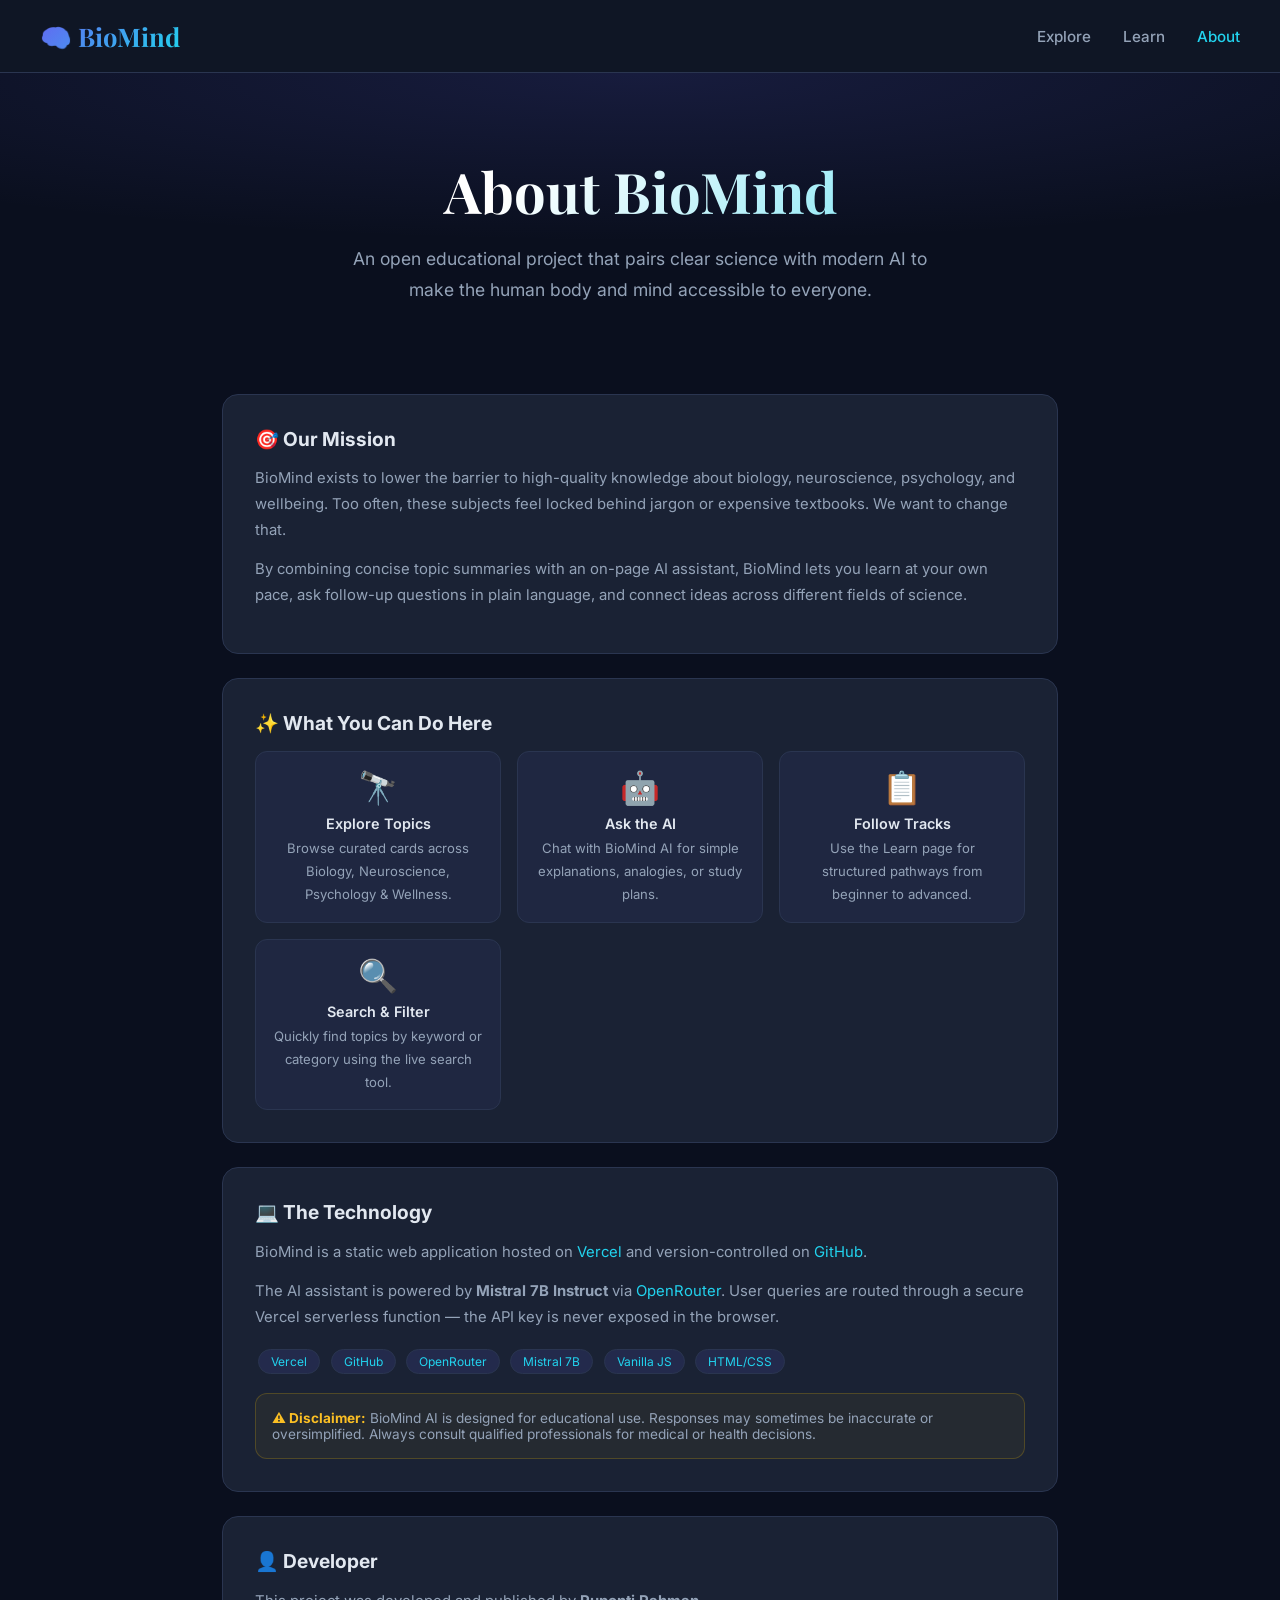
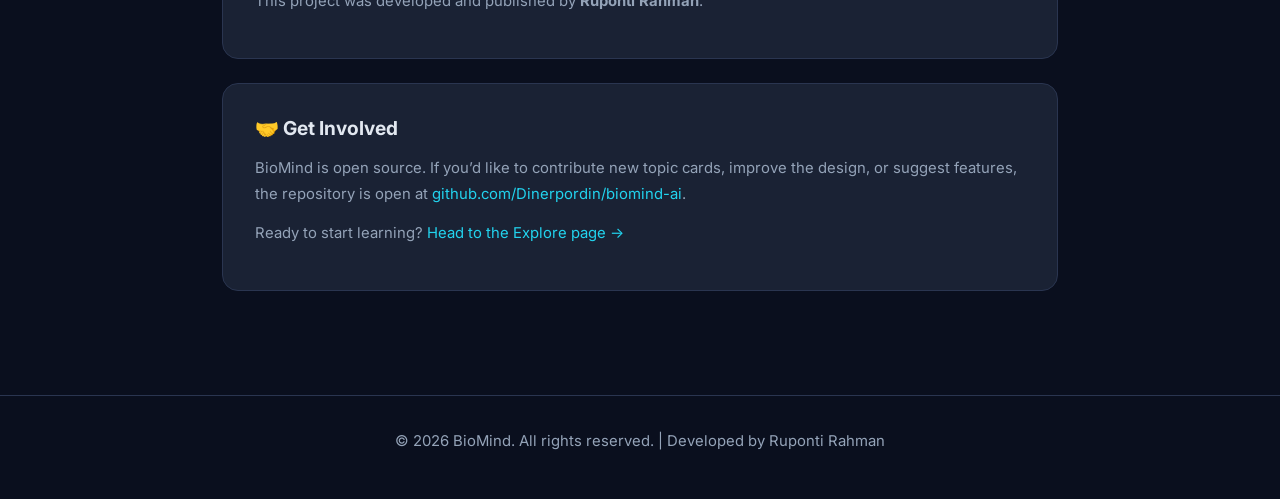
<file: about.html>
<!DOCTYPE html>
<html lang="en">
<head>
  <meta charset="UTF-8" />
  <meta name="viewport" content="width=device-width, initial-scale=1.0" />
  <title>About - BioMind</title>
  <link rel="preconnect" href="https://fonts.googleapis.com">
  <link href="https://fonts.googleapis.com/css2?family=Inter:wght@300;400;500;600;700&family=Playfair+Display:wght@700&display=swap" rel="stylesheet">
  <script defer src="https://cdn.vercel-insights.com/v1/script.js"></script>
  <style>
    :root{--bg:#0a0f1e;--surface:#111827;--card:#1a2234;--border:#2a3550;--accent:#6366f1;--accent2:#22d3ee;--text:#e2e8f0;--muted:#94a3b8;--radius:16px}
    *{box-sizing:border-box;margin:0;padding:0}
    body{font-family:'Inter',sans-serif;background:var(--bg);color:var(--text);min-height:100vh}
    nav{display:flex;align-items:center;flex-wrap:wrap;gap:.5rem 1rem;padding:1.2rem 2.5rem;background:rgba(17,24,39,0.85);backdrop-filter:blur(12px);border-bottom:1px solid var(--border);position:sticky;top:0;z-index:100}
    .logo{font-family:'Playfair Display',serif;font-size:1.6rem;font-weight:700;background:linear-gradient(135deg,var(--accent),var(--accent2));-webkit-background-clip:text;-webkit-text-fill-color:transparent;background-clip:text;text-decoration:none}
    .nav-toggle{display:none;margin-left:auto;align-items:center;justify-content:center;width:44px;height:44px;padding:0;border:1px solid var(--border);border-radius:12px;background:var(--surface);color:var(--text);font-size:1.25rem;line-height:1;cursor:pointer;transition:border-color .2s,background .2s}
    .nav-toggle:hover{border-color:var(--accent);background:var(--card)}
    .nav-toggle:focus-visible{outline:2px solid var(--accent2);outline-offset:3px}
    .nav-toggle[aria-expanded="true"]{border-color:var(--accent);background:var(--card)}
    nav .nav-links{list-style:none;display:flex;gap:2rem;margin:0;padding:0;margin-left:auto;align-items:center}
    nav .nav-links a{text-decoration:none;color:var(--muted);font-weight:500;font-size:.95rem;transition:color .2s}
    nav .nav-links a:focus-visible{outline:2px solid var(--accent2);outline-offset:3px;border-radius:2px}
    nav .nav-links a:hover,nav .nav-links a.active{color:var(--accent2)}
    .hero{text-align:center;padding:5rem 1rem 3rem;background:radial-gradient(ellipse 80% 60% at 50% 0%,rgba(99,102,241,.15),transparent)}
    .hero h1{font-family:'Playfair Display',serif;font-size:clamp(2.2rem,5vw,3.5rem);margin-bottom:1rem;background:linear-gradient(135deg,#fff 40%,var(--accent2));-webkit-background-clip:text;-webkit-text-fill-color:transparent;background-clip:text}
    .hero p{color:var(--muted);font-size:1.1rem;max-width:620px;margin:0 auto}
    .wrap{max-width:900px;margin:0 auto;padding:2.5rem 2rem 5rem}
    .card{background:var(--card);border:1px solid var(--border);border-radius:var(--radius);padding:2rem;margin-bottom:1.5rem}
    h2{font-size:1.2rem;margin-bottom:.9rem;color:var(--text)}
    p{font-size:.93rem;line-height:1.75;color:var(--muted);margin-bottom:.8rem}
    .tag{display:inline-block;padding:.25rem .75rem;border-radius:999px;border:1px solid var(--border);font-size:.75rem;color:var(--accent2);background:rgba(99,102,241,.12);margin:.2rem}
    .feature-grid{display:grid;grid-template-columns:repeat(auto-fit,minmax(200px,1fr));gap:1rem;margin-top:1rem}
    .feature{background:rgba(99,102,241,.07);border:1px solid var(--border);border-radius:12px;padding:1rem;text-align:center}
    .feature-icon{font-size:2rem;margin-bottom:.5rem}
    .feature h3{font-size:.9rem;font-weight:600;margin-bottom:.3rem}
    .feature p{font-size:.82rem;color:var(--muted);margin:0}
    .disclaimer{background:rgba(255,200,0,.05);border:1px solid rgba(255,200,0,.2);border-radius:12px;padding:1rem;font-size:.85rem;color:var(--muted);margin-top:1rem}
    .disclaimer strong{color:#fbbf24}
    a.link{color:var(--accent2);text-decoration:none}
    a.link:hover{text-decoration:underline}
    footer{text-align:center;padding:2rem;color:var(--muted);font-size:.85rem;border-top:1px solid var(--border)}
    @media(max-width:900px){nav{padding:1rem 1.2rem}.wrap{padding:1.5rem 1.2rem 4rem}}
    @media(max-width:768px){.nav-toggle{display:flex}nav .nav-links{display:none;flex-direction:column;align-items:stretch;width:100%;flex-basis:100%;gap:0;padding:.5rem 0 0;margin-left:0;margin-top:.75rem;border-top:1px solid var(--border)}nav.nav-open .nav-links{display:flex}nav .nav-links li{border-bottom:1px solid rgba(255,255,255,.06)}nav .nav-links li:last-child{border-bottom:none}nav .nav-links a{display:block;padding:.85rem 0}}
  </style>
</head>
<body>

  <nav id="site-nav">
    <a href="index.html" class="logo">🧠 BioMind</a>
    <button type="button" class="nav-toggle" id="nav-toggle" aria-expanded="false" aria-controls="primary-navigation" aria-label="Open menu">
      <span aria-hidden="true">☰</span>
    </button>
    <ul id="primary-navigation" class="nav-links">
      <li><a href="explore.html">Explore</a></li>
      <li><a href="learn.html">Learn</a></li>
      <li><a href="about.html" class="active">About</a></li>
    </ul>
  </nav>

  <header class="hero">
    <h1>About BioMind</h1>
    <p>An open educational project that pairs clear science with modern AI to make the human body and mind accessible to everyone.</p>
  </header>

  <main class="wrap">
    <section class="card">
      <h2>🎯 Our Mission</h2>
      <p>BioMind exists to lower the barrier to high-quality knowledge about biology, neuroscience, psychology, and wellbeing. Too often, these subjects feel locked behind jargon or expensive textbooks. We want to change that.</p>
      <p>By combining concise topic summaries with an on-page AI assistant, BioMind lets you learn at your own pace, ask follow-up questions in plain language, and connect ideas across different fields of science.</p>
    </section>

    <section class="card">
      <h2>✨ What You Can Do Here</h2>
      <div class="feature-grid">
        <div class="feature">
          <div class="feature-icon">🔭</div>
          <h3>Explore Topics</h3>
          <p>Browse curated cards across Biology, Neuroscience, Psychology & Wellness.</p>
        </div>
        <div class="feature">
          <div class="feature-icon">🤖</div>
          <h3>Ask the AI</h3>
          <p>Chat with BioMind AI for simple explanations, analogies, or study plans.</p>
        </div>
        <div class="feature">
          <div class="feature-icon">📋</div>
          <h3>Follow Tracks</h3>
          <p>Use the Learn page for structured pathways from beginner to advanced.</p>
        </div>
        <div class="feature">
          <div class="feature-icon">🔍</div>
          <h3>Search & Filter</h3>
          <p>Quickly find topics by keyword or category using the live search tool.</p>
        </div>
      </div>
    </section>

    <section class="card">
      <h2>💻 The Technology</h2>
      <p>BioMind is a static web application hosted on <a href="https://vercel.com" class="link">Vercel</a> and version-controlled on <a href="https://github.com/Dinerpordin/biomind-ai" class="link">GitHub</a>.</p>
      <p>The AI assistant is powered by <strong>Mistral 7B Instruct</strong> via <a href="https://openrouter.ai" class="link">OpenRouter</a>. User queries are routed through a secure Vercel serverless function — the API key is never exposed in the browser.</p>
      <div style="margin-top: 1rem;">
        <span class="tag">Vercel</span> <span class="tag">GitHub</span> <span class="tag">OpenRouter</span> <span class="tag">Mistral 7B</span> <span class="tag">Vanilla JS</span> <span class="tag">HTML/CSS</span>
      </div>
      <div class="disclaimer">
        <strong>⚠️ Disclaimer:</strong> BioMind AI is designed for educational use. Responses may sometimes be inaccurate or oversimplified. Always consult qualified professionals for medical or health decisions.
      </div>
    </section>

    <section class="card">
      <h2>👤 Developer</h2>
      <p>This project was developed and published by <strong>Ruponti Rahman</strong>.</p>
    </section>

    <section class="card">
      <h2>🤝 Get Involved</h2>
      <p>BioMind is open source. If you’d like to contribute new topic cards, improve the design, or suggest features, the repository is open at <a href="https://github.com/Dinerpordin/biomind-ai" class="link">github.com/Dinerpordin/biomind-ai</a>.</p>
      <p>Ready to start learning? <a href="explore.html" class="link">Head to the Explore page →</a></p>
    </section>
  </main>

  <footer>
    <p>© 2026 BioMind. All rights reserved. | Developed by Ruponti Rahman</p>
  </footer>

<script>
(function () {
  var nav = document.getElementById('site-nav');
  var btn = document.getElementById('nav-toggle');
  var links = document.getElementById('primary-navigation');
  if (!nav || !btn || !links) return;
  function setOpen(open) {
    nav.classList.toggle('nav-open', open);
    btn.setAttribute('aria-expanded', open ? 'true' : 'false');
    btn.setAttribute('aria-label', open ? 'Close menu' : 'Open menu');
  }
  function closeMenu() { setOpen(false); }
  btn.addEventListener('click', function () {
    setOpen(!nav.classList.contains('nav-open'));
  });
  links.addEventListener('click', function (e) {
    if (e.target.closest('a')) closeMenu();
  });
  document.addEventListener('keydown', function (e) {
    if (e.key === 'Escape') closeMenu();
  });
})();
</script>
</body>
</html>
</file>
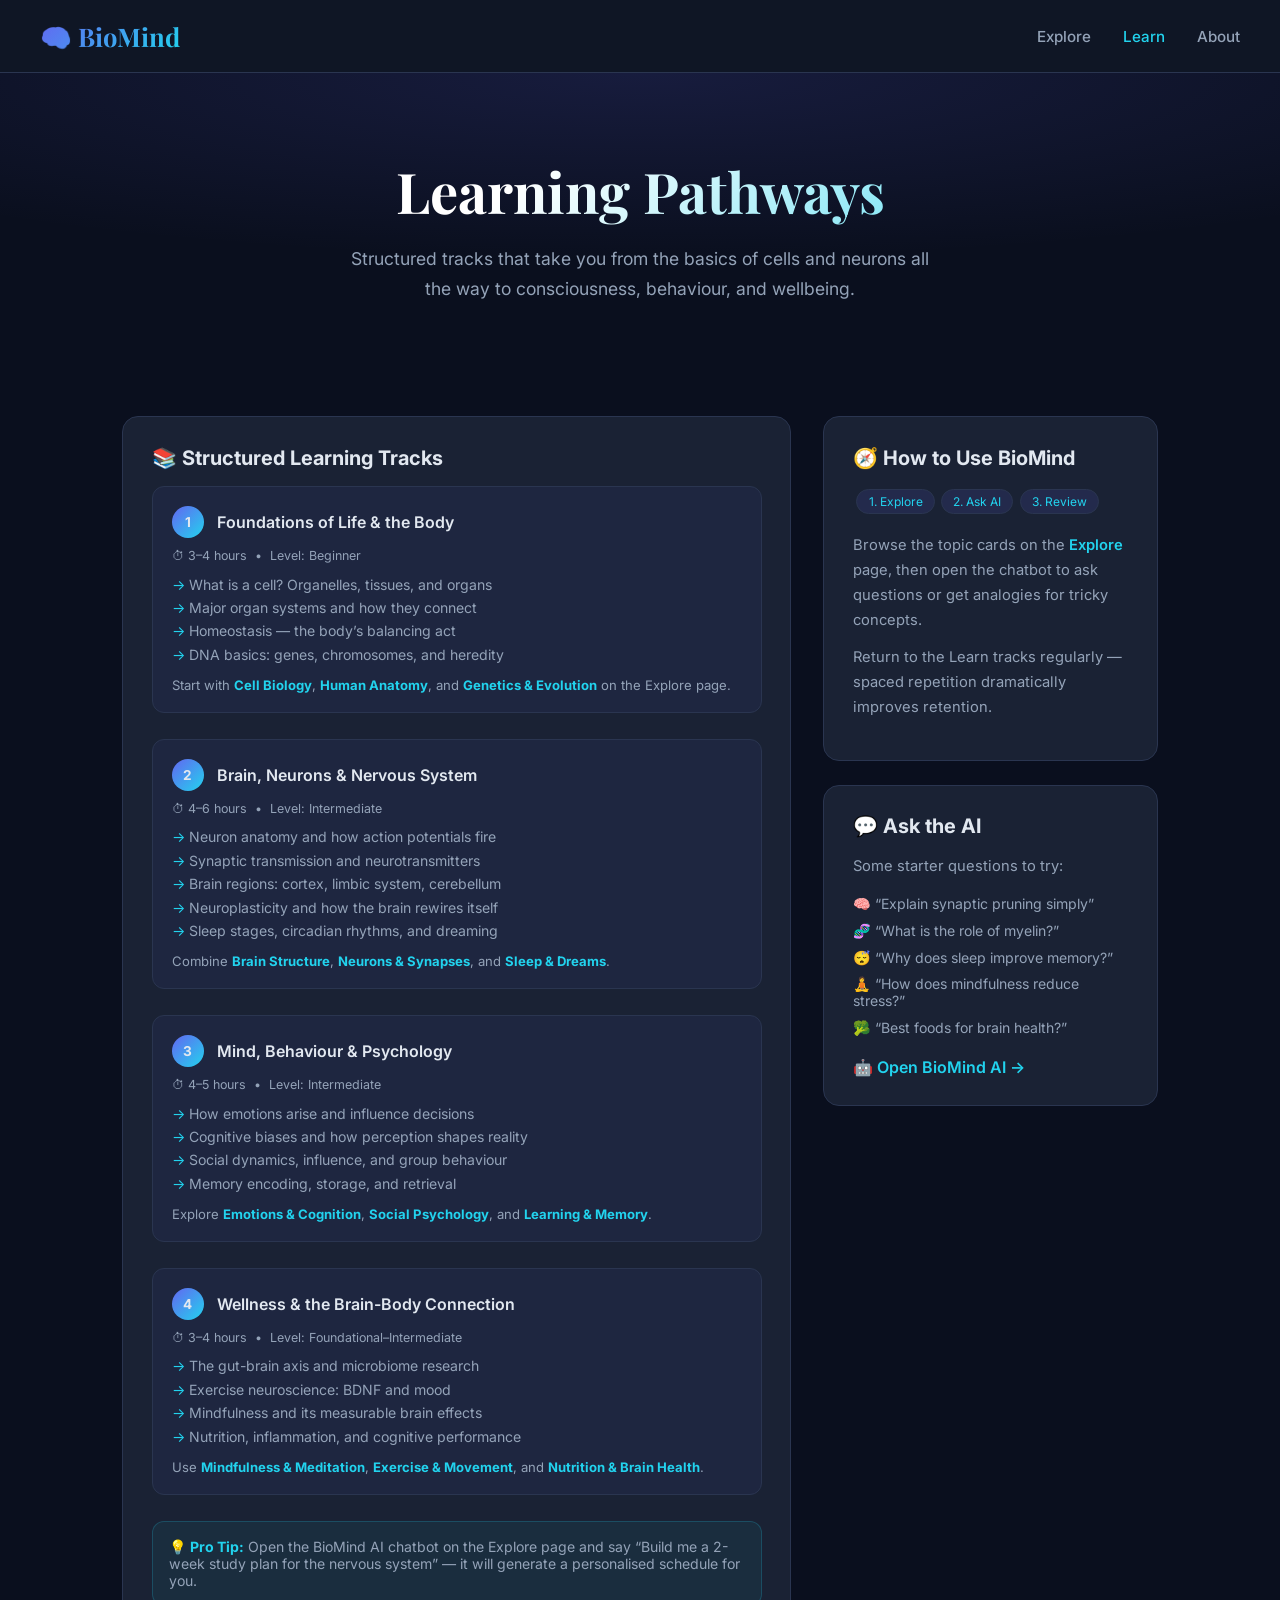
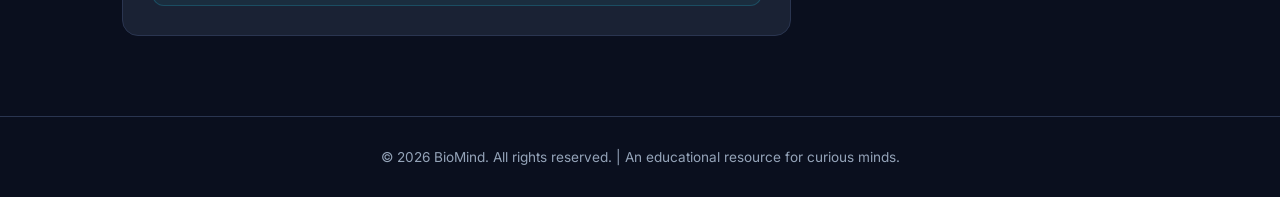
<file: learn.html>
<!DOCTYPE html>
<html lang="en">
<head>
  <meta charset="UTF-8" />
  <meta name="viewport" content="width=device-width, initial-scale=1.0" />
  <title>Learn - BioMind</title>
  <link rel="preconnect" href="https://fonts.googleapis.com">
  <link href="https://fonts.googleapis.com/css2?family=Inter:wght@300;400;500;600;700&family=Playfair+Display:wght@700&display=swap" rel="stylesheet">
  <script defer src="https://cdn.vercel-insights.com/v1/script.js"></script>
  <style>
    :root{--bg:#0a0f1e;--surface:#111827;--card:#1a2234;--border:#2a3550;--accent:#6366f1;--accent2:#22d3ee;--text:#e2e8f0;--muted:#94a3b8;--radius:16px}
    *{box-sizing:border-box;margin:0;padding:0}
    body{font-family:'Inter',sans-serif;background:var(--bg);color:var(--text);min-height:100vh}
    nav{display:flex;align-items:center;flex-wrap:wrap;gap:.5rem 1rem;padding:1.2rem 2.5rem;background:rgba(17,24,39,0.85);backdrop-filter:blur(12px);border-bottom:1px solid var(--border);position:sticky;top:0;z-index:100}
    .logo{font-family:'Playfair Display',serif;font-size:1.6rem;font-weight:700;background:linear-gradient(135deg,var(--accent),var(--accent2));-webkit-background-clip:text;-webkit-text-fill-color:transparent;background-clip:text;text-decoration:none}
    .nav-toggle{display:none;margin-left:auto;align-items:center;justify-content:center;width:44px;height:44px;padding:0;border:1px solid var(--border);border-radius:12px;background:var(--surface);color:var(--text);font-size:1.25rem;line-height:1;cursor:pointer;transition:border-color .2s,background .2s}
    .nav-toggle:hover{border-color:var(--accent);background:var(--card)}
    .nav-toggle:focus-visible{outline:2px solid var(--accent2);outline-offset:3px}
    .nav-toggle[aria-expanded="true"]{border-color:var(--accent);background:var(--card)}
    nav .nav-links{list-style:none;display:flex;gap:2rem;margin:0;padding:0;margin-left:auto;align-items:center}
    nav .nav-links a{text-decoration:none;color:var(--muted);font-weight:500;font-size:.95rem;transition:color .2s}
    nav .nav-links a:focus-visible{outline:2px solid var(--accent2);outline-offset:3px;border-radius:2px}
    nav .nav-links a:hover,nav .nav-links a.active{color:var(--accent2)}
    .hero{text-align:center;padding:5rem 1rem 3rem;background:radial-gradient(ellipse 80% 60% at 50% 0%,rgba(99,102,241,.15),transparent)}
    .hero h1{font-family:'Playfair Display',serif;font-size:clamp(2.2rem,5vw,3.5rem);margin-bottom:1rem;background:linear-gradient(135deg,#fff 40%,var(--accent2));-webkit-background-clip:text;-webkit-text-fill-color:transparent;background-clip:text}
    .hero p{color:var(--muted);font-size:1.1rem;max-width:600px;margin:0 auto 2rem}
    .wrap{max-width:1100px;margin:0 auto;padding:2rem 2rem 5rem;display:grid;grid-template-columns:2fr 1fr;gap:2rem}
    .card{background:var(--card);border:1px solid var(--border);border-radius:var(--radius);padding:1.8rem;margin-bottom:1.5rem}
    .card:last-child{margin-bottom:0}
    h2{font-size:1.25rem;margin-bottom:1rem;color:var(--text)}
    .track{margin-bottom:1.6rem;padding:1.2rem;background:rgba(99,102,241,.06);border:1px solid var(--border);border-radius:12px;transition:border-color .2s}
    .track:hover{border-color:var(--accent)}
    .track-header{display:flex;align-items:center;gap:.8rem;margin-bottom:.6rem}
    .track-num{width:32px;height:32px;border-radius:50%;background:linear-gradient(135deg,var(--accent),var(--accent2));display:flex;align-items:center;justify-content:center;font-weight:700;font-size:.85rem;flex-shrink:0}
    .track-title{font-weight:600;font-size:1rem}
    .track-meta{font-size:.78rem;color:var(--muted);margin-bottom:.6rem}
    .track ul{list-style:none;font-size:.88rem;color:var(--muted)}
    .track li{padding:.2rem 0}.track li::before{content:'→ ';color:var(--accent2)}
    .track-cta{margin-top:.7rem;font-size:.82rem;color:var(--muted)}
    .track-cta strong{color:var(--accent2)}
    .tag{display:inline-block;padding:.25rem .7rem;border-radius:999px;border:1px solid var(--border);font-size:.75rem;color:var(--accent2);background:rgba(99,102,241,.12);margin:.2rem}
    .tip-box{background:rgba(34,211,238,.06);border:1px solid rgba(34,211,238,.2);border-radius:12px;padding:1rem;font-size:.88rem;color:var(--muted);margin-top:1rem}
    .tip-box strong{color:var(--accent2)}
    p{font-size:.92rem;line-height:1.7;color:var(--muted);margin-bottom:.7rem}
    a.cta-link{color:var(--accent2);text-decoration:none;font-weight:600}
    a.cta-link:hover{text-decoration:underline}
    footer{text-align:center;padding:2rem;color:var(--muted);font-size:.85rem;border-top:1px solid var(--border)}
    @media(max-width:900px){.wrap{grid-template-columns:1fr;padding:1.5rem 1.2rem 4rem}nav{padding:1rem 1.2rem}}
    @media(max-width:768px){.nav-toggle{display:flex}nav .nav-links{display:none;flex-direction:column;align-items:stretch;width:100%;flex-basis:100%;gap:0;padding:.5rem 0 0;margin-left:0;margin-top:.75rem;border-top:1px solid var(--border)}nav.nav-open .nav-links{display:flex}nav .nav-links li{border-bottom:1px solid rgba(255,255,255,.06)}nav .nav-links li:last-child{border-bottom:none}nav .nav-links a{display:block;padding:.85rem 0}}
  </style>
</head>
<body>
<nav id="site-nav">
  <a href="index.html" class="logo">&#x1F9E0; BioMind</a>
  <button type="button" class="nav-toggle" id="nav-toggle" aria-expanded="false" aria-controls="primary-navigation" aria-label="Open menu">
    <span aria-hidden="true">☰</span>
  </button>
  <ul id="primary-navigation" class="nav-links">
    <li><a href="explore.html">Explore</a></li>
    <li><a href="learn.html" class="active">Learn</a></li>
    <li><a href="about.html">About</a></li>
  </ul>
</nav>
<section class="hero">
  <h1>Learning Pathways</h1>
  <p>Structured tracks that take you from the basics of cells and neurons all the way to consciousness, behaviour, and wellbeing.</p>
</section>
<main class="wrap">
  <section>
    <div class="card">
      <h2>&#x1F4DA; Structured Learning Tracks</h2>
      <div class="track">
        <div class="track-header"><div class="track-num">1</div><div class="track-title">Foundations of Life &amp; the Body</div></div>
        <div class="track-meta">&#x23F1; 3&ndash;4 hours &nbsp;&bull;&nbsp; Level: Beginner</div>
        <ul>
          <li>What is a cell? Organelles, tissues, and organs</li>
          <li>Major organ systems and how they connect</li>
          <li>Homeostasis &mdash; the body&rsquo;s balancing act</li>
          <li>DNA basics: genes, chromosomes, and heredity</li>
        </ul>
        <div class="track-cta">Start with <strong>Cell Biology</strong>, <strong>Human Anatomy</strong>, and <strong>Genetics &amp; Evolution</strong> on the Explore page.</div>
      </div>
      <div class="track">
        <div class="track-header"><div class="track-num">2</div><div class="track-title">Brain, Neurons &amp; Nervous System</div></div>
        <div class="track-meta">&#x23F1; 4&ndash;6 hours &nbsp;&bull;&nbsp; Level: Intermediate</div>
        <ul>
          <li>Neuron anatomy and how action potentials fire</li>
          <li>Synaptic transmission and neurotransmitters</li>
          <li>Brain regions: cortex, limbic system, cerebellum</li>
          <li>Neuroplasticity and how the brain rewires itself</li>
          <li>Sleep stages, circadian rhythms, and dreaming</li>
        </ul>
        <div class="track-cta">Combine <strong>Brain Structure</strong>, <strong>Neurons &amp; Synapses</strong>, and <strong>Sleep &amp; Dreams</strong>.</div>
      </div>
      <div class="track">
        <div class="track-header"><div class="track-num">3</div><div class="track-title">Mind, Behaviour &amp; Psychology</div></div>
        <div class="track-meta">&#x23F1; 4&ndash;5 hours &nbsp;&bull;&nbsp; Level: Intermediate</div>
        <ul>
          <li>How emotions arise and influence decisions</li>
          <li>Cognitive biases and how perception shapes reality</li>
          <li>Social dynamics, influence, and group behaviour</li>
          <li>Memory encoding, storage, and retrieval</li>
        </ul>
        <div class="track-cta">Explore <strong>Emotions &amp; Cognition</strong>, <strong>Social Psychology</strong>, and <strong>Learning &amp; Memory</strong>.</div>
      </div>
      <div class="track">
        <div class="track-header"><div class="track-num">4</div><div class="track-title">Wellness &amp; the Brain-Body Connection</div></div>
        <div class="track-meta">&#x23F1; 3&ndash;4 hours &nbsp;&bull;&nbsp; Level: Foundational&ndash;Intermediate</div>
        <ul>
          <li>The gut-brain axis and microbiome research</li>
          <li>Exercise neuroscience: BDNF and mood</li>
          <li>Mindfulness and its measurable brain effects</li>
          <li>Nutrition, inflammation, and cognitive performance</li>
        </ul>
        <div class="track-cta">Use <strong>Mindfulness &amp; Meditation</strong>, <strong>Exercise &amp; Movement</strong>, and <strong>Nutrition &amp; Brain Health</strong>.</div>
      </div>
      <div class="tip-box"><strong>&#x1F4A1; Pro Tip:</strong> Open the BioMind AI chatbot on the Explore page and say &ldquo;Build me a 2-week study plan for the nervous system&rdquo; &mdash; it will generate a personalised schedule for you.</div>
    </div>
  </section>
  <aside>
    <div class="card">
      <h2>&#x1F9ED; How to Use BioMind</h2>
      <div><span class="tag">1. Explore</span><span class="tag">2. Ask AI</span><span class="tag">3. Review</span></div>
      <p style="margin-top:1rem">Browse the topic cards on the <a href="explore.html" class="cta-link">Explore</a> page, then open the chatbot to ask questions or get analogies for tricky concepts.</p>
      <p>Return to the Learn tracks regularly &mdash; spaced repetition dramatically improves retention.</p>
    </div>
    <div class="card">
      <h2>&#x1F4AC; Ask the AI</h2>
      <p>Some starter questions to try:</p>
      <ul style="list-style:none;font-size:.88rem;color:var(--muted)">
        <li style="padding:.3rem 0">&#x1F9E0; &ldquo;Explain synaptic pruning simply&rdquo;</li>
        <li style="padding:.3rem 0">&#x1F9EC; &ldquo;What is the role of myelin?&rdquo;</li>
        <li style="padding:.3rem 0">&#x1F634; &ldquo;Why does sleep improve memory?&rdquo;</li>
        <li style="padding:.3rem 0">&#x1F9D8; &ldquo;How does mindfulness reduce stress?&rdquo;</li>
        <li style="padding:.3rem 0">&#x1F966; &ldquo;Best foods for brain health?&rdquo;</li>
      </ul>
      <a href="explore.html" class="cta-link" style="display:inline-block;margin-top:1rem">&#x1F916; Open BioMind AI &rarr;</a>
    </div>
  </aside>
</main>
<footer>&#169; 2026 BioMind. All rights reserved. | An educational resource for curious minds.</footer>
<script>
(function () {
  var nav = document.getElementById('site-nav');
  var btn = document.getElementById('nav-toggle');
  var links = document.getElementById('primary-navigation');
  if (!nav || !btn || !links) return;
  function setOpen(open) {
    nav.classList.toggle('nav-open', open);
    btn.setAttribute('aria-expanded', open ? 'true' : 'false');
    btn.setAttribute('aria-label', open ? 'Close menu' : 'Open menu');
  }
  function closeMenu() { setOpen(false); }
  btn.addEventListener('click', function () {
    setOpen(!nav.classList.contains('nav-open'));
  });
  links.addEventListener('click', function (e) {
    if (e.target.closest('a')) closeMenu();
  });
  document.addEventListener('keydown', function (e) {
    if (e.key === 'Escape') closeMenu();
  });
})();
</script>
</body>
</html>
</file>
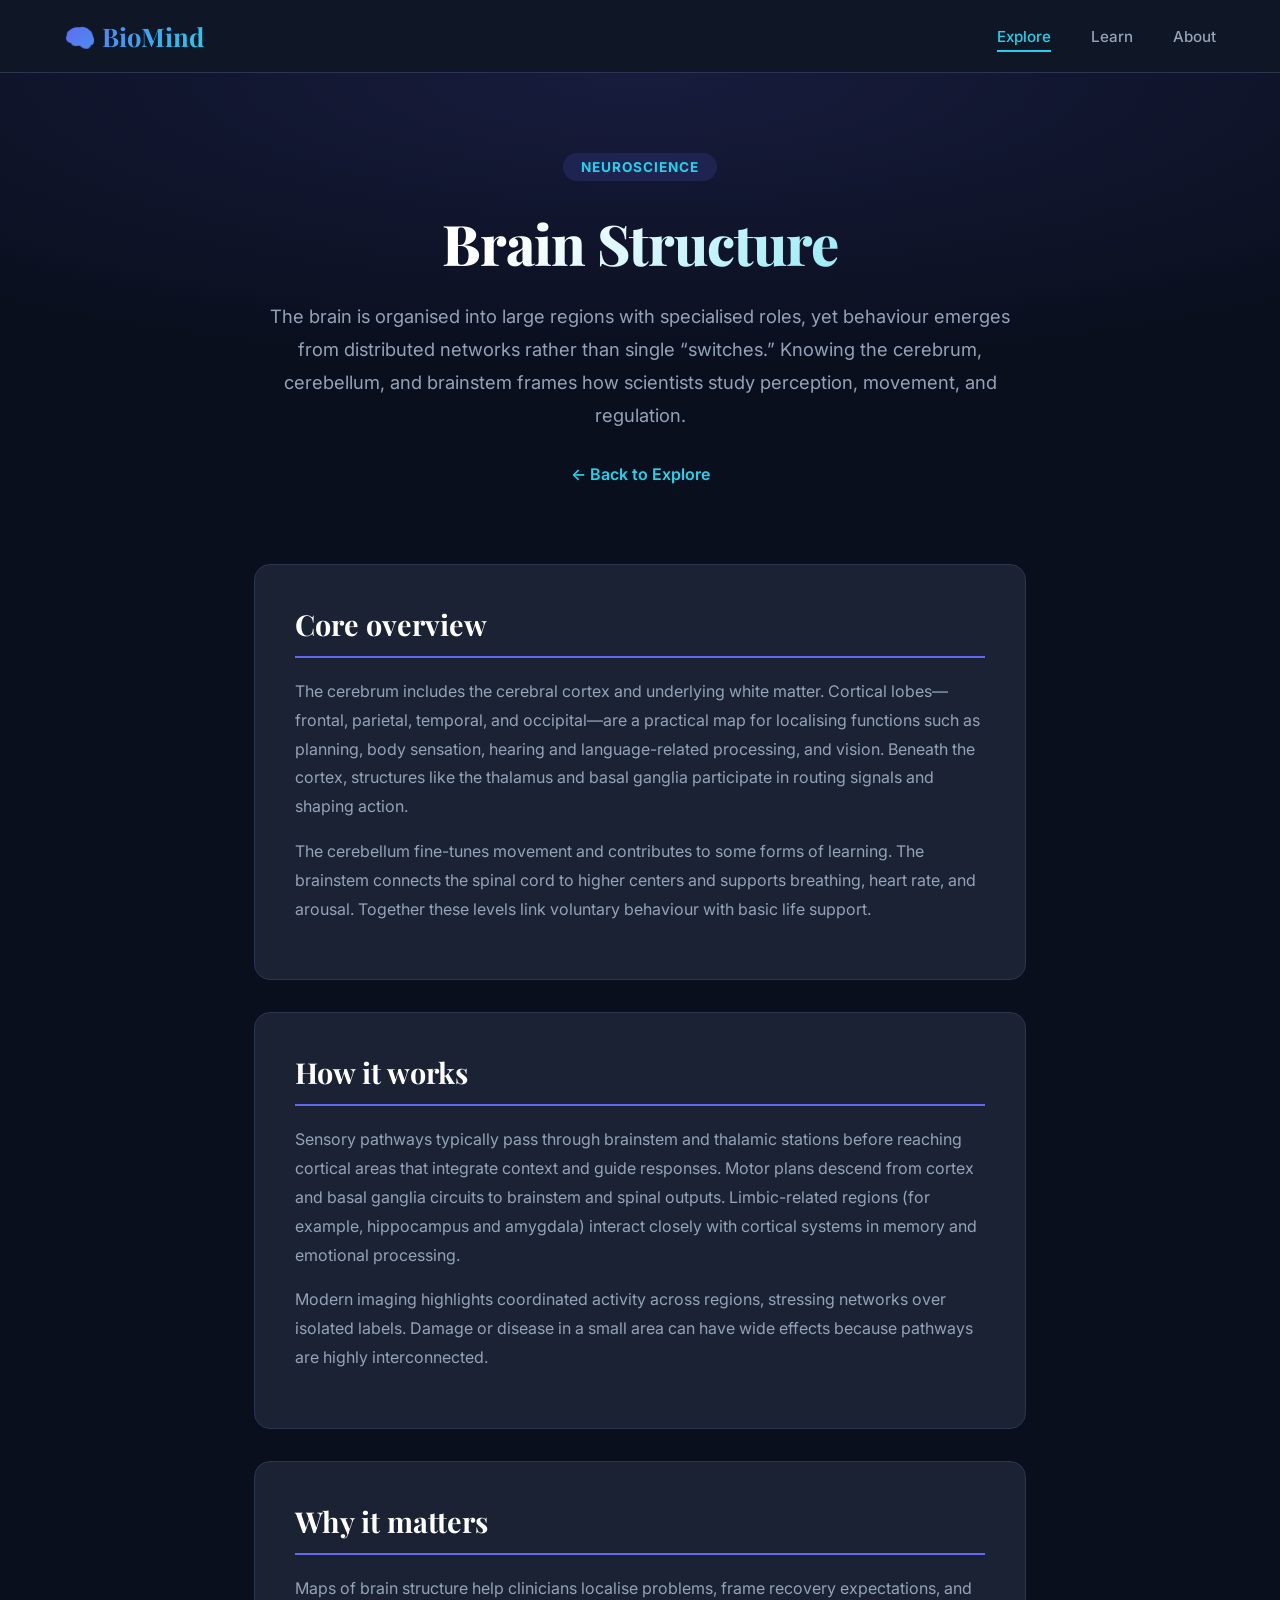
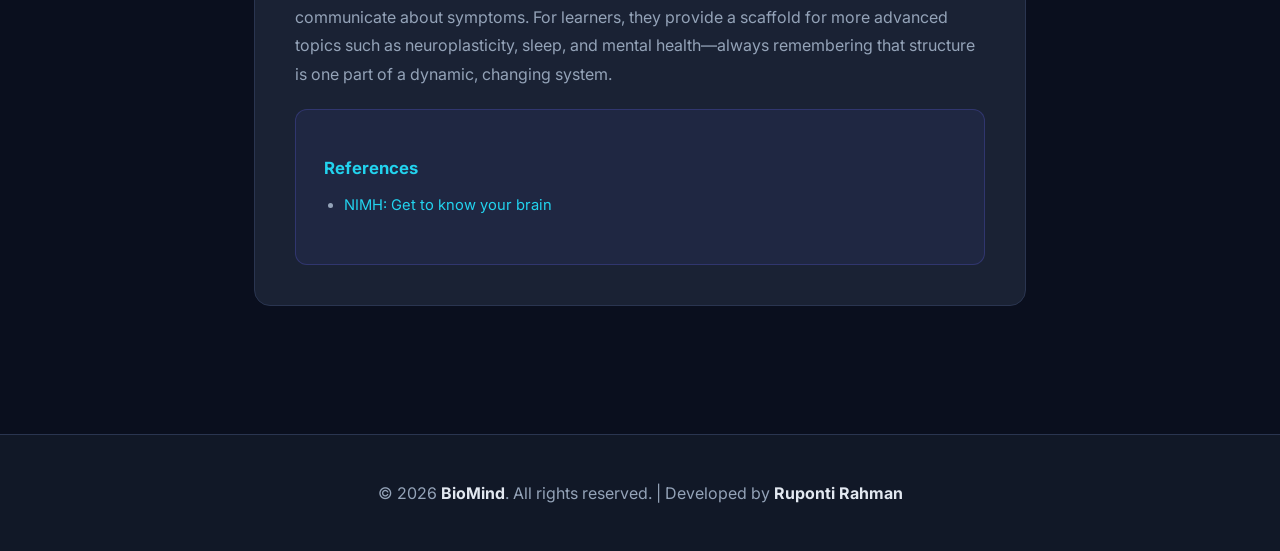
<file: topic-brain-structure.html>
<!DOCTYPE html>
<html lang="en">
<head>
<meta charset="UTF-8" />
<meta name="viewport" content="width=device-width, initial-scale=1.0" />
<title>Brain Structure - BioMind</title>
<link rel="preconnect" href="https://fonts.googleapis.com">
<link href="https://fonts.googleapis.com/css2?family=Inter:wght@300;400;500;600;700&family=Playfair+Display:wght@700&display=swap" rel="stylesheet">
<script defer src="https://cdn.vercel-insights.com/v1/script.js"></script>
<style>
*,*::before,*::after{box-sizing:border-box;margin:0;padding:0}
:root{--bg:#0a0f1e;--surface:#111827;--card:#1a2234;--border:#2a3550;--accent:#6366f1;--accent2:#22d3ee;--text:#e2e8f0;--muted:#94a3b8;--radius:16px}
body{font-family:'Inter',sans-serif;background:var(--bg);color:var(--text);min-height:100vh;overflow-x:hidden}
nav{display:flex;align-items:center;flex-wrap:wrap;gap:.5rem 1rem;padding:1.2rem 5%;background:rgba(17,24,39,0.85);backdrop-filter:blur(12px);border-bottom:1px solid var(--border);position:sticky;top:0;z-index:100}
.logo{font-family:'Playfair Display',serif;font-size:1.6rem;font-weight:700;background:linear-gradient(135deg,var(--accent),var(--accent2));-webkit-background-clip:text;-webkit-text-fill-color:transparent;text-decoration:none}
.nav-toggle{display:none;margin-left:auto;align-items:center;justify-content:center;width:44px;height:44px;padding:0;border:1px solid var(--border);border-radius:12px;background:var(--surface);color:var(--text);font-size:1.25rem;line-height:1;cursor:pointer;transition:border-color .2s,background .2s}
.nav-toggle:hover{border-color:var(--accent);background:var(--card)}
.nav-toggle:focus-visible{outline:2px solid var(--accent2);outline-offset:3px}
.nav-toggle[aria-expanded="true"]{border-color:var(--accent);background:var(--card)}
nav .nav-links{list-style:none;display:flex;gap:2.5rem;margin:0;padding:0;margin-left:auto;align-items:center}
nav .nav-links a{color:var(--muted);text-decoration:none;font-weight:500;font-size:.95rem;transition:color .2s}
nav .nav-links a:focus-visible{outline:2px solid var(--accent2);outline-offset:3px;border-radius:2px}
nav .nav-links a:hover,nav .nav-links a.active{color:var(--text)}
nav .nav-links a.active{color:var(--accent2);border-bottom:2px solid var(--accent2);padding-bottom:4px}
.hero{text-align:center;padding:5rem 1rem 3rem;background:radial-gradient(ellipse 80% 60% at 50% 0%,rgba(99,102,241,.15),transparent)}
.hero-tag{display:inline-block;background:rgba(99,102,241,.15);color:var(--accent2);padding:6px 18px;border-radius:30px;font-size:.85rem;font-weight:700;text-transform:uppercase;letter-spacing:1px;margin-bottom:1.5rem}
.hero h1{font-family:'Playfair Display',serif;font-size:clamp(2.2rem,5vw,3.5rem);font-weight:800;margin-bottom:1.2rem;background:linear-gradient(135deg,#fff 40%,var(--accent2));-webkit-background-clip:text;-webkit-text-fill-color:transparent;letter-spacing:-1px}
.hero p{font-size:1.15rem;color:var(--muted);line-height:1.8;max-width:780px;margin:0 auto 2rem}
.back-link{display:inline-flex;align-items:center;gap:.5rem;color:var(--accent2);text-decoration:none;font-weight:600;margin-bottom:2rem;transition:gap .2s}
.back-link:hover{gap:.8rem}
.content{max-width:900px;margin:0 auto;padding:0 5% 6rem}
.section{background:var(--card);border:1px solid var(--border);border-radius:var(--radius);padding:2.5rem;margin-bottom:2rem}
.section h2{font-family:'Playfair Display',serif;font-size:1.8rem;color:#fff;margin-bottom:1.2rem;padding-bottom:.8rem;border-bottom:2px solid var(--accent)}
.section h3{font-size:1.05rem;font-weight:700;color:var(--accent2);margin:1.25rem 0 .6rem}
.section p{color:var(--muted);line-height:1.8;margin-bottom:1rem}
.section ul{color:var(--muted);line-height:1.9;padding-left:1.5rem;margin-bottom:1rem}
.section ul li{margin-bottom:.45rem}
.ref-box{background:rgba(99,102,241,.08);border:1px solid rgba(99,102,241,.25);border-radius:12px;padding:1.75rem;margin-top:1.25rem}
.ref-box h3{color:var(--accent2);margin-bottom:.9rem;font-size:1.05rem}
.ref-box ul{padding-left:1.25rem;color:var(--muted);line-height:1.85;font-size:.92rem}
.ref-box ul li{margin-bottom:.55rem}
.ref-box a{color:var(--accent2);text-decoration:none;word-break:break-word}
.ref-box a:hover{text-decoration:underline}
footer{text-align:center;padding:3rem 2rem;background:var(--surface);border-top:1px solid var(--border);color:var(--muted)}
footer strong{color:var(--text)}
@media(max-width:768px){.nav-toggle{display:flex}nav .nav-links{display:none;flex-direction:column;align-items:stretch;width:100%;flex-basis:100%;gap:0;padding:.5rem 0 0;margin-left:0;margin-top:.75rem;border-top:1px solid var(--border)}nav.nav-open .nav-links{display:flex}nav .nav-links li{border-bottom:1px solid rgba(255,255,255,.06)}nav .nav-links li:last-child{border-bottom:none}nav .nav-links a{display:block;padding:.85rem 0}nav .nav-links a.active{border-bottom:none;padding-bottom:.85rem}}
</style>
</head>
<body>
<nav id="site-nav">
<a class="logo" href="index.html">&#129504; BioMind</a>
<button type="button" class="nav-toggle" id="nav-toggle" aria-expanded="false" aria-controls="primary-navigation" aria-label="Open menu"><span aria-hidden="true">☰</span></button>
<ul id="primary-navigation" class="nav-links">
<li><a href="explore.html" class="active">Explore</a></li>
<li><a href="learn.html">Learn</a></li>
<li><a href="about.html">About</a></li>
</ul>
</nav>
<section class="hero">
<span class="hero-tag">Neuroscience</span>
<h1>Brain Structure</h1>
<p>The brain is organised into large regions with specialised roles, yet behaviour emerges from distributed networks rather than single &ldquo;switches.&rdquo; Knowing the cerebrum, cerebellum, and brainstem frames how scientists study perception, movement, and regulation.</p>
<a class="back-link" href="explore.html">&larr; Back to Explore</a>
</section>
<div class="content">
<article class="section">
<h2>Core overview</h2>
<p>The cerebrum includes the cerebral cortex and underlying white matter. Cortical lobes&mdash;frontal, parietal, temporal, and occipital&mdash;are a practical map for localising functions such as planning, body sensation, hearing and language-related processing, and vision. Beneath the cortex, structures like the thalamus and basal ganglia participate in routing signals and shaping action.</p>
<p>The cerebellum fine-tunes movement and contributes to some forms of learning. The brainstem connects the spinal cord to higher centers and supports breathing, heart rate, and arousal. Together these levels link voluntary behaviour with basic life support.</p>
</article>
<article class="section">
<h2>How it works</h2>
<p>Sensory pathways typically pass through brainstem and thalamic stations before reaching cortical areas that integrate context and guide responses. Motor plans descend from cortex and basal ganglia circuits to brainstem and spinal outputs. Limbic-related regions (for example, hippocampus and amygdala) interact closely with cortical systems in memory and emotional processing.</p>
<p>Modern imaging highlights coordinated activity across regions, stressing networks over isolated labels. Damage or disease in a small area can have wide effects because pathways are highly interconnected.</p>
</article>
<article class="section">
<h2>Why it matters</h2>
<p>Maps of brain structure help clinicians localise problems, frame recovery expectations, and communicate about symptoms. For learners, they provide a scaffold for more advanced topics such as neuroplasticity, sleep, and mental health&mdash;always remembering that structure is one part of a dynamic, changing system.</p>
<div class="ref-box">
<h3>References</h3>
<ul>
<li><a href="https://www.nimh.nih.gov/news/media/2023/get-to-know-your-brain" target="_blank" rel="noopener noreferrer">NIMH: Get to know your brain</a></li>
</ul>
</div>
</article>
</div>
<footer>
<p>&copy; 2026 <strong>BioMind</strong>. All rights reserved. | Developed by <strong>Ruponti Rahman</strong></p>
</footer>
<script>
(function () {
  var nav = document.getElementById('site-nav');
  var btn = document.getElementById('nav-toggle');
  var links = document.getElementById('primary-navigation');
  if (!nav || !btn || !links) return;
  function setOpen(open) {
    nav.classList.toggle('nav-open', open);
    btn.setAttribute('aria-expanded', open ? 'true' : 'false');
    btn.setAttribute('aria-label', open ? 'Close menu' : 'Open menu');
  }
  function closeMenu() { setOpen(false); }
  btn.addEventListener('click', function () {
    setOpen(!nav.classList.contains('nav-open'));
  });
  links.addEventListener('click', function (e) {
    if (e.target.closest('a')) closeMenu();
  });
  document.addEventListener('keydown', function (e) {
    if (e.key === 'Escape') closeMenu();
  });
})();
</script>
</body>
</html>
</file>
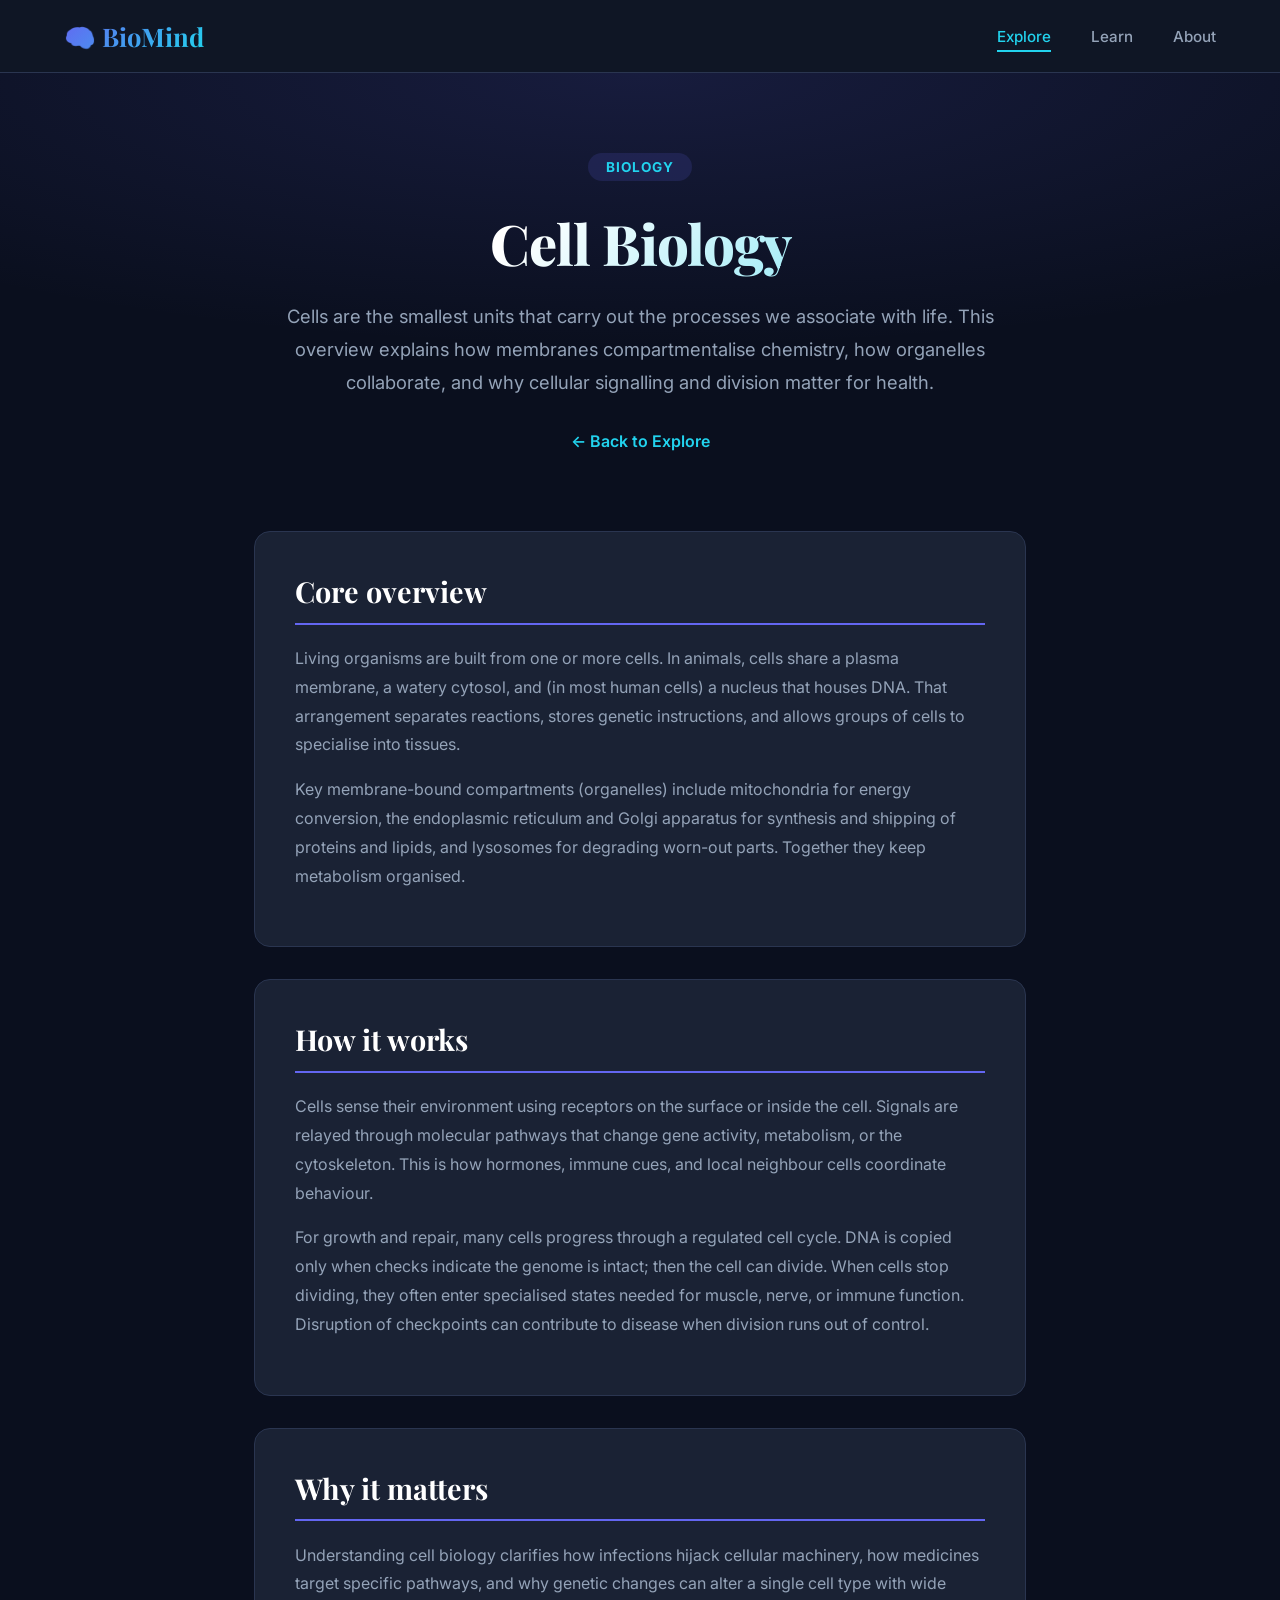
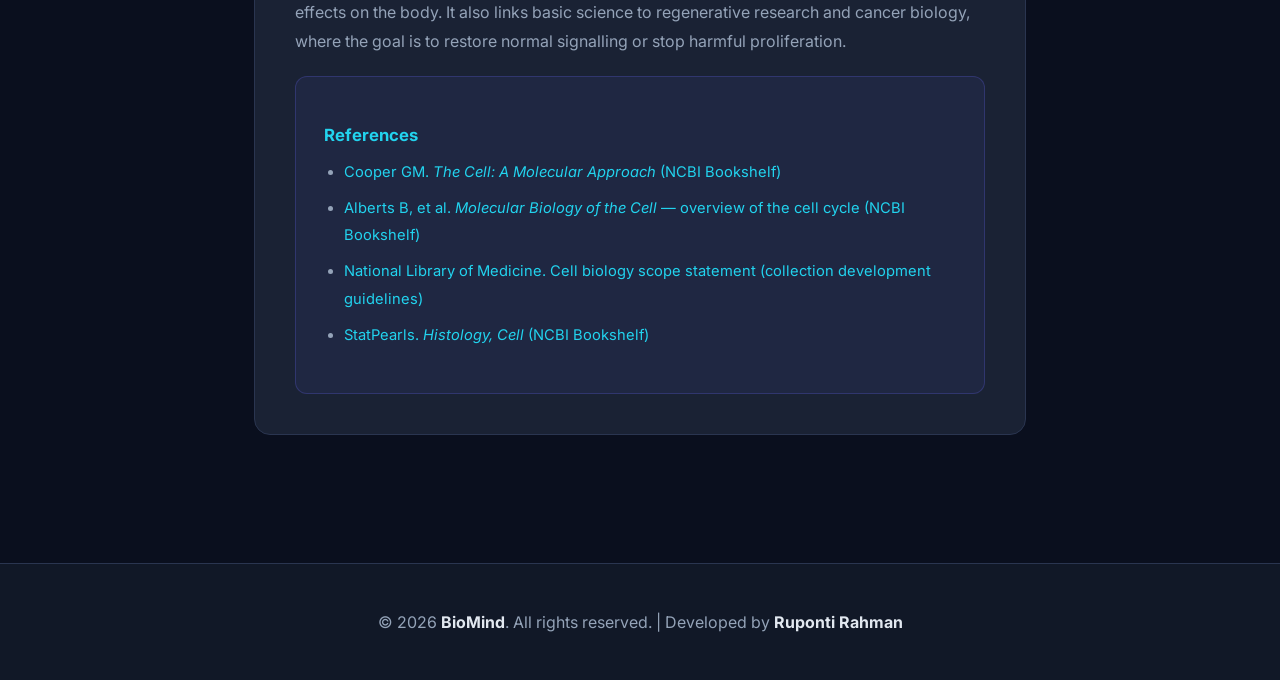
<file: topic-cell-biology.html>
<!DOCTYPE html>
<html lang="en">
<head>
<meta charset="UTF-8" />
<meta name="viewport" content="width=device-width, initial-scale=1.0" />
<title>Cell Biology - BioMind</title>
<link rel="preconnect" href="https://fonts.googleapis.com">
<link href="https://fonts.googleapis.com/css2?family=Inter:wght@300;400;500;600;700&family=Playfair+Display:wght@700&display=swap" rel="stylesheet">
<script defer src="https://cdn.vercel-insights.com/v1/script.js"></script>
<style>
*,*::before,*::after{box-sizing:border-box;margin:0;padding:0}
:root{--bg:#0a0f1e;--surface:#111827;--card:#1a2234;--border:#2a3550;--accent:#6366f1;--accent2:#22d3ee;--text:#e2e8f0;--muted:#94a3b8;--radius:16px}
body{font-family:'Inter',sans-serif;background:var(--bg);color:var(--text);min-height:100vh;overflow-x:hidden}
nav{display:flex;align-items:center;flex-wrap:wrap;gap:.5rem 1rem;padding:1.2rem 5%;background:rgba(17,24,39,0.85);backdrop-filter:blur(12px);border-bottom:1px solid var(--border);position:sticky;top:0;z-index:100}
.logo{font-family:'Playfair Display',serif;font-size:1.6rem;font-weight:700;background:linear-gradient(135deg,var(--accent),var(--accent2));-webkit-background-clip:text;-webkit-text-fill-color:transparent;text-decoration:none}
.nav-toggle{display:none;margin-left:auto;align-items:center;justify-content:center;width:44px;height:44px;padding:0;border:1px solid var(--border);border-radius:12px;background:var(--surface);color:var(--text);font-size:1.25rem;line-height:1;cursor:pointer;transition:border-color .2s,background .2s}
.nav-toggle:hover{border-color:var(--accent);background:var(--card)}
.nav-toggle:focus-visible{outline:2px solid var(--accent2);outline-offset:3px}
.nav-toggle[aria-expanded="true"]{border-color:var(--accent);background:var(--card)}
nav .nav-links{list-style:none;display:flex;gap:2.5rem;margin:0;padding:0;margin-left:auto;align-items:center}
nav .nav-links a{color:var(--muted);text-decoration:none;font-weight:500;font-size:.95rem;transition:color .2s}
nav .nav-links a:focus-visible{outline:2px solid var(--accent2);outline-offset:3px;border-radius:2px}
nav .nav-links a:hover,nav .nav-links a.active{color:var(--text)}
nav .nav-links a.active{color:var(--accent2);border-bottom:2px solid var(--accent2);padding-bottom:4px}
.hero{text-align:center;padding:5rem 1rem 3rem;background:radial-gradient(ellipse 80% 60% at 50% 0%,rgba(99,102,241,.15),transparent)}
.hero-tag{display:inline-block;background:rgba(99,102,241,.15);color:var(--accent2);padding:6px 18px;border-radius:30px;font-size:.85rem;font-weight:700;text-transform:uppercase;letter-spacing:1px;margin-bottom:1.5rem}
.hero h1{font-family:'Playfair Display',serif;font-size:clamp(2.2rem,5vw,3.5rem);font-weight:800;margin-bottom:1.2rem;background:linear-gradient(135deg,#fff 40%,var(--accent2));-webkit-background-clip:text;-webkit-text-fill-color:transparent;letter-spacing:-1px}
.hero p{font-size:1.15rem;color:var(--muted);line-height:1.8;max-width:780px;margin:0 auto 2rem}
.back-link{display:inline-flex;align-items:center;gap:.5rem;color:var(--accent2);text-decoration:none;font-weight:600;margin-bottom:2rem;transition:gap .2s}
.back-link:hover{gap:.8rem}
.content{max-width:900px;margin:0 auto;padding:0 5% 6rem}
.section{background:var(--card);border:1px solid var(--border);border-radius:var(--radius);padding:2.5rem;margin-bottom:2rem}
.section h2{font-family:'Playfair Display',serif;font-size:1.8rem;color:#fff;margin-bottom:1.2rem;padding-bottom:.8rem;border-bottom:2px solid var(--accent)}
.section h3{font-size:1.05rem;font-weight:700;color:var(--accent2);margin:1.25rem 0 .6rem}
.section p{color:var(--muted);line-height:1.8;margin-bottom:1rem}
.section ul{color:var(--muted);line-height:1.9;padding-left:1.5rem;margin-bottom:1rem}
.section ul li{margin-bottom:.45rem}
.ref-box{background:rgba(99,102,241,.08);border:1px solid rgba(99,102,241,.25);border-radius:12px;padding:1.75rem;margin-top:1.25rem}
.ref-box h3{color:var(--accent2);margin-bottom:.9rem;font-size:1.05rem}
.ref-box ul{padding-left:1.25rem;color:var(--muted);line-height:1.85;font-size:.92rem}
.ref-box ul li{margin-bottom:.55rem}
.ref-box a{color:var(--accent2);text-decoration:none;word-break:break-word}
.ref-box a:hover{text-decoration:underline}
footer{text-align:center;padding:3rem 2rem;background:var(--surface);border-top:1px solid var(--border);color:var(--muted)}
footer strong{color:var(--text)}
@media(max-width:768px){.nav-toggle{display:flex}nav .nav-links{display:none;flex-direction:column;align-items:stretch;width:100%;flex-basis:100%;gap:0;padding:.5rem 0 0;margin-left:0;margin-top:.75rem;border-top:1px solid var(--border)}nav.nav-open .nav-links{display:flex}nav .nav-links li{border-bottom:1px solid rgba(255,255,255,.06)}nav .nav-links li:last-child{border-bottom:none}nav .nav-links a{display:block;padding:.85rem 0}nav .nav-links a.active{border-bottom:none;padding-bottom:.85rem}}
</style>
</head>
<body>
<nav id="site-nav">
<a class="logo" href="index.html">&#129504; BioMind</a>
<button type="button" class="nav-toggle" id="nav-toggle" aria-expanded="false" aria-controls="primary-navigation" aria-label="Open menu"><span aria-hidden="true">☰</span></button>
<ul id="primary-navigation" class="nav-links">
<li><a href="explore.html" class="active">Explore</a></li>
<li><a href="learn.html">Learn</a></li>
<li><a href="about.html">About</a></li>
</ul>
</nav>
<section class="hero">
<span class="hero-tag">Biology</span>
<h1>Cell Biology</h1>
<p>Cells are the smallest units that carry out the processes we associate with life. This overview explains how membranes compartmentalise chemistry, how organelles collaborate, and why cellular signalling and division matter for health.</p>
<a class="back-link" href="explore.html">&larr; Back to Explore</a>
</section>
<div class="content">
<article class="section">
<h2>Core overview</h2>
<p>Living organisms are built from one or more cells. In animals, cells share a plasma membrane, a watery cytosol, and (in most human cells) a nucleus that houses DNA. That arrangement separates reactions, stores genetic instructions, and allows groups of cells to specialise into tissues.</p>
<p>Key membrane-bound compartments (organelles) include mitochondria for energy conversion, the endoplasmic reticulum and Golgi apparatus for synthesis and shipping of proteins and lipids, and lysosomes for degrading worn-out parts. Together they keep metabolism organised.</p>
</article>
<article class="section">
<h2>How it works</h2>
<p>Cells sense their environment using receptors on the surface or inside the cell. Signals are relayed through molecular pathways that change gene activity, metabolism, or the cytoskeleton. This is how hormones, immune cues, and local neighbour cells coordinate behaviour.</p>
<p>For growth and repair, many cells progress through a regulated cell cycle. DNA is copied only when checks indicate the genome is intact; then the cell can divide. When cells stop dividing, they often enter specialised states needed for muscle, nerve, or immune function. Disruption of checkpoints can contribute to disease when division runs out of control.</p>
</article>
<article class="section">
<h2>Why it matters</h2>
<p>Understanding cell biology clarifies how infections hijack cellular machinery, how medicines target specific pathways, and why genetic changes can alter a single cell type with wide effects on the body. It also links basic science to regenerative research and cancer biology, where the goal is to restore normal signalling or stop harmful proliferation.</p>
<div class="ref-box">
<h3>References</h3>
<ul>
<li><a href="https://www.ncbi.nlm.nih.gov/books/NBK9839/" target="_blank" rel="noopener noreferrer">Cooper GM. <em>The Cell: A Molecular Approach</em> (NCBI Bookshelf)</a></li>
<li><a href="https://www.ncbi.nlm.nih.gov/books/NBK26869/" target="_blank" rel="noopener noreferrer">Alberts B, et al. <em>Molecular Biology of the Cell</em> &mdash; overview of the cell cycle (NCBI Bookshelf)</a></li>
<li><a href="https://www.ncbi.nlm.nih.gov/books/NBK518839/" target="_blank" rel="noopener noreferrer">National Library of Medicine. Cell biology scope statement (collection development guidelines)</a></li>
<li><a href="https://www.ncbi.nlm.nih.gov/books/NBK554382/" target="_blank" rel="noopener noreferrer">StatPearls. <em>Histology, Cell</em> (NCBI Bookshelf)</a></li>
</ul>
</div>
</article>
</div>
<footer>
<p>&copy; 2026 <strong>BioMind</strong>. All rights reserved. | Developed by <strong>Ruponti Rahman</strong></p>
</footer>
<script>
(function () {
  var nav = document.getElementById('site-nav');
  var btn = document.getElementById('nav-toggle');
  var links = document.getElementById('primary-navigation');
  if (!nav || !btn || !links) return;
  function setOpen(open) {
    nav.classList.toggle('nav-open', open);
    btn.setAttribute('aria-expanded', open ? 'true' : 'false');
    btn.setAttribute('aria-label', open ? 'Close menu' : 'Open menu');
  }
  function closeMenu() { setOpen(false); }
  btn.addEventListener('click', function () {
    setOpen(!nav.classList.contains('nav-open'));
  });
  links.addEventListener('click', function (e) {
    if (e.target.closest('a')) closeMenu();
  });
  document.addEventListener('keydown', function (e) {
    if (e.key === 'Escape') closeMenu();
  });
})();
</script>
</body>
</html>
</file>
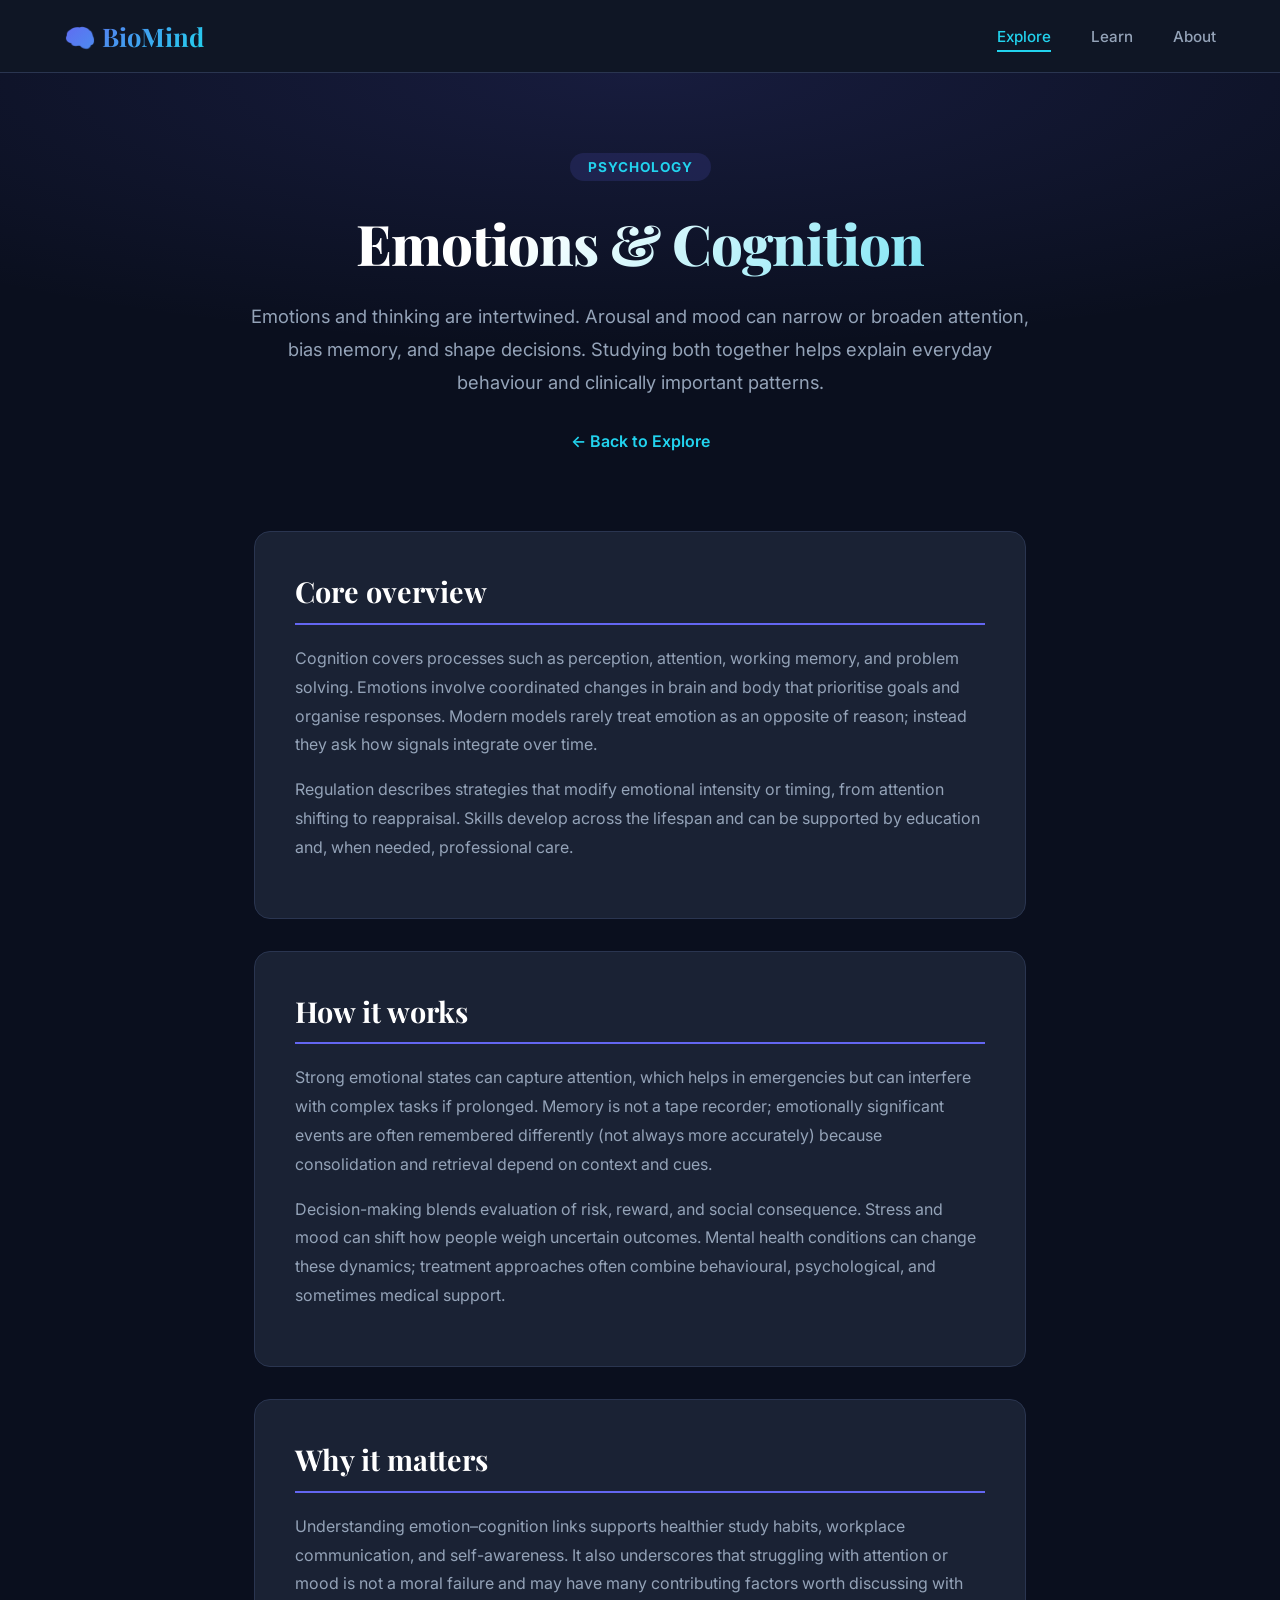
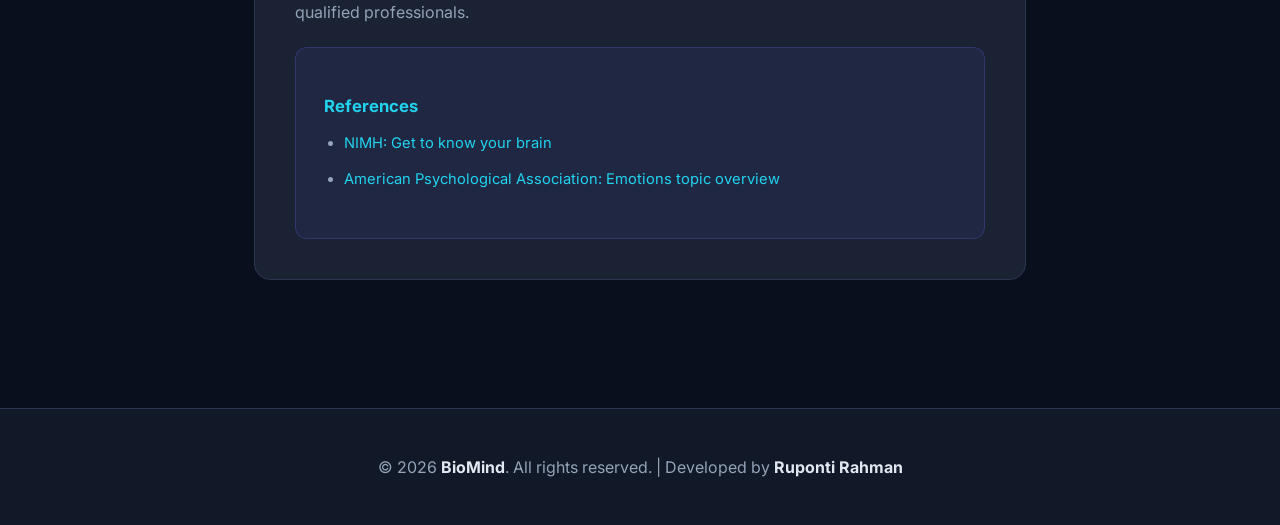
<file: topic-emotions-cognition.html>
<!DOCTYPE html>
<html lang="en">
<head>
<meta charset="UTF-8" />
<meta name="viewport" content="width=device-width, initial-scale=1.0" />
<title>Emotions &amp; Cognition - BioMind</title>
<link rel="preconnect" href="https://fonts.googleapis.com">
<link href="https://fonts.googleapis.com/css2?family=Inter:wght@300;400;500;600;700&family=Playfair+Display:wght@700&display=swap" rel="stylesheet">
<script defer src="https://cdn.vercel-insights.com/v1/script.js"></script>
<style>
*,*::before,*::after{box-sizing:border-box;margin:0;padding:0}
:root{--bg:#0a0f1e;--surface:#111827;--card:#1a2234;--border:#2a3550;--accent:#6366f1;--accent2:#22d3ee;--text:#e2e8f0;--muted:#94a3b8;--radius:16px}
body{font-family:'Inter',sans-serif;background:var(--bg);color:var(--text);min-height:100vh;overflow-x:hidden}
nav{display:flex;align-items:center;flex-wrap:wrap;gap:.5rem 1rem;padding:1.2rem 5%;background:rgba(17,24,39,0.85);backdrop-filter:blur(12px);border-bottom:1px solid var(--border);position:sticky;top:0;z-index:100}
.logo{font-family:'Playfair Display',serif;font-size:1.6rem;font-weight:700;background:linear-gradient(135deg,var(--accent),var(--accent2));-webkit-background-clip:text;-webkit-text-fill-color:transparent;text-decoration:none}
.nav-toggle{display:none;margin-left:auto;align-items:center;justify-content:center;width:44px;height:44px;padding:0;border:1px solid var(--border);border-radius:12px;background:var(--surface);color:var(--text);font-size:1.25rem;line-height:1;cursor:pointer;transition:border-color .2s,background .2s}
.nav-toggle:hover{border-color:var(--accent);background:var(--card)}
.nav-toggle:focus-visible{outline:2px solid var(--accent2);outline-offset:3px}
.nav-toggle[aria-expanded="true"]{border-color:var(--accent);background:var(--card)}
nav .nav-links{list-style:none;display:flex;gap:2.5rem;margin:0;padding:0;margin-left:auto;align-items:center}
nav .nav-links a{color:var(--muted);text-decoration:none;font-weight:500;font-size:.95rem;transition:color .2s}
nav .nav-links a:focus-visible{outline:2px solid var(--accent2);outline-offset:3px;border-radius:2px}
nav .nav-links a:hover,nav .nav-links a.active{color:var(--text)}
nav .nav-links a.active{color:var(--accent2);border-bottom:2px solid var(--accent2);padding-bottom:4px}
.hero{text-align:center;padding:5rem 1rem 3rem;background:radial-gradient(ellipse 80% 60% at 50% 0%,rgba(99,102,241,.15),transparent)}
.hero-tag{display:inline-block;background:rgba(99,102,241,.15);color:var(--accent2);padding:6px 18px;border-radius:30px;font-size:.85rem;font-weight:700;text-transform:uppercase;letter-spacing:1px;margin-bottom:1.5rem}
.hero h1{font-family:'Playfair Display',serif;font-size:clamp(2.2rem,5vw,3.5rem);font-weight:800;margin-bottom:1.2rem;background:linear-gradient(135deg,#fff 40%,var(--accent2));-webkit-background-clip:text;-webkit-text-fill-color:transparent;letter-spacing:-1px}
.hero p{font-size:1.15rem;color:var(--muted);line-height:1.8;max-width:780px;margin:0 auto 2rem}
.back-link{display:inline-flex;align-items:center;gap:.5rem;color:var(--accent2);text-decoration:none;font-weight:600;margin-bottom:2rem;transition:gap .2s}
.back-link:hover{gap:.8rem}
.content{max-width:900px;margin:0 auto;padding:0 5% 6rem}
.section{background:var(--card);border:1px solid var(--border);border-radius:var(--radius);padding:2.5rem;margin-bottom:2rem}
.section h2{font-family:'Playfair Display',serif;font-size:1.8rem;color:#fff;margin-bottom:1.2rem;padding-bottom:.8rem;border-bottom:2px solid var(--accent)}
.section h3{font-size:1.05rem;font-weight:700;color:var(--accent2);margin:1.25rem 0 .6rem}
.section p{color:var(--muted);line-height:1.8;margin-bottom:1rem}
.section ul{color:var(--muted);line-height:1.9;padding-left:1.5rem;margin-bottom:1rem}
.section ul li{margin-bottom:.45rem}
.ref-box{background:rgba(99,102,241,.08);border:1px solid rgba(99,102,241,.25);border-radius:12px;padding:1.75rem;margin-top:1.25rem}
.ref-box h3{color:var(--accent2);margin-bottom:.9rem;font-size:1.05rem}
.ref-box ul{padding-left:1.25rem;color:var(--muted);line-height:1.85;font-size:.92rem}
.ref-box ul li{margin-bottom:.55rem}
.ref-box a{color:var(--accent2);text-decoration:none;word-break:break-word}
.ref-box a:hover{text-decoration:underline}
footer{text-align:center;padding:3rem 2rem;background:var(--surface);border-top:1px solid var(--border);color:var(--muted)}
footer strong{color:var(--text)}
@media(max-width:768px){.nav-toggle{display:flex}nav .nav-links{display:none;flex-direction:column;align-items:stretch;width:100%;flex-basis:100%;gap:0;padding:.5rem 0 0;margin-left:0;margin-top:.75rem;border-top:1px solid var(--border)}nav.nav-open .nav-links{display:flex}nav .nav-links li{border-bottom:1px solid rgba(255,255,255,.06)}nav .nav-links li:last-child{border-bottom:none}nav .nav-links a{display:block;padding:.85rem 0}nav .nav-links a.active{border-bottom:none;padding-bottom:.85rem}}
</style>
</head>
<body>
<nav id="site-nav">
<a class="logo" href="index.html">&#129504; BioMind</a>
<button type="button" class="nav-toggle" id="nav-toggle" aria-expanded="false" aria-controls="primary-navigation" aria-label="Open menu"><span aria-hidden="true">☰</span></button>
<ul id="primary-navigation" class="nav-links">
<li><a href="explore.html" class="active">Explore</a></li>
<li><a href="learn.html">Learn</a></li>
<li><a href="about.html">About</a></li>
</ul>
</nav>
<section class="hero">
<span class="hero-tag">Psychology</span>
<h1>Emotions &amp; Cognition</h1>
<p>Emotions and thinking are intertwined. Arousal and mood can narrow or broaden attention, bias memory, and shape decisions. Studying both together helps explain everyday behaviour and clinically important patterns.</p>
<a class="back-link" href="explore.html">&larr; Back to Explore</a>
</section>
<div class="content">
<article class="section">
<h2>Core overview</h2>
<p>Cognition covers processes such as perception, attention, working memory, and problem solving. Emotions involve coordinated changes in brain and body that prioritise goals and organise responses. Modern models rarely treat emotion as an opposite of reason; instead they ask how signals integrate over time.</p>
<p>Regulation describes strategies that modify emotional intensity or timing, from attention shifting to reappraisal. Skills develop across the lifespan and can be supported by education and, when needed, professional care.</p>
</article>
<article class="section">
<h2>How it works</h2>
<p>Strong emotional states can capture attention, which helps in emergencies but can interfere with complex tasks if prolonged. Memory is not a tape recorder; emotionally significant events are often remembered differently (not always more accurately) because consolidation and retrieval depend on context and cues.</p>
<p>Decision-making blends evaluation of risk, reward, and social consequence. Stress and mood can shift how people weigh uncertain outcomes. Mental health conditions can change these dynamics; treatment approaches often combine behavioural, psychological, and sometimes medical support.</p>
</article>
<article class="section">
<h2>Why it matters</h2>
<p>Understanding emotion&ndash;cognition links supports healthier study habits, workplace communication, and self-awareness. It also underscores that struggling with attention or mood is not a moral failure and may have many contributing factors worth discussing with qualified professionals.</p>
<div class="ref-box">
<h3>References</h3>
<ul>
<li><a href="https://www.nimh.nih.gov/news/media/2023/get-to-know-your-brain" target="_blank" rel="noopener noreferrer">NIMH: Get to know your brain</a></li>
<li><a href="https://www.apa.org/topics/emotions" target="_blank" rel="noopener noreferrer">American Psychological Association: Emotions topic overview</a></li>
</ul>
</div>
</article>
</div>
<footer>
<p>&copy; 2026 <strong>BioMind</strong>. All rights reserved. | Developed by <strong>Ruponti Rahman</strong></p>
</footer>
<script>
(function () {
  var nav = document.getElementById('site-nav');
  var btn = document.getElementById('nav-toggle');
  var links = document.getElementById('primary-navigation');
  if (!nav || !btn || !links) return;
  function setOpen(open) {
    nav.classList.toggle('nav-open', open);
    btn.setAttribute('aria-expanded', open ? 'true' : 'false');
    btn.setAttribute('aria-label', open ? 'Close menu' : 'Open menu');
  }
  function closeMenu() { setOpen(false); }
  btn.addEventListener('click', function () {
    setOpen(!nav.classList.contains('nav-open'));
  });
  links.addEventListener('click', function (e) {
    if (e.target.closest('a')) closeMenu();
  });
  document.addEventListener('keydown', function (e) {
    if (e.key === 'Escape') closeMenu();
  });
})();
</script>
</body>
</html>
</file>
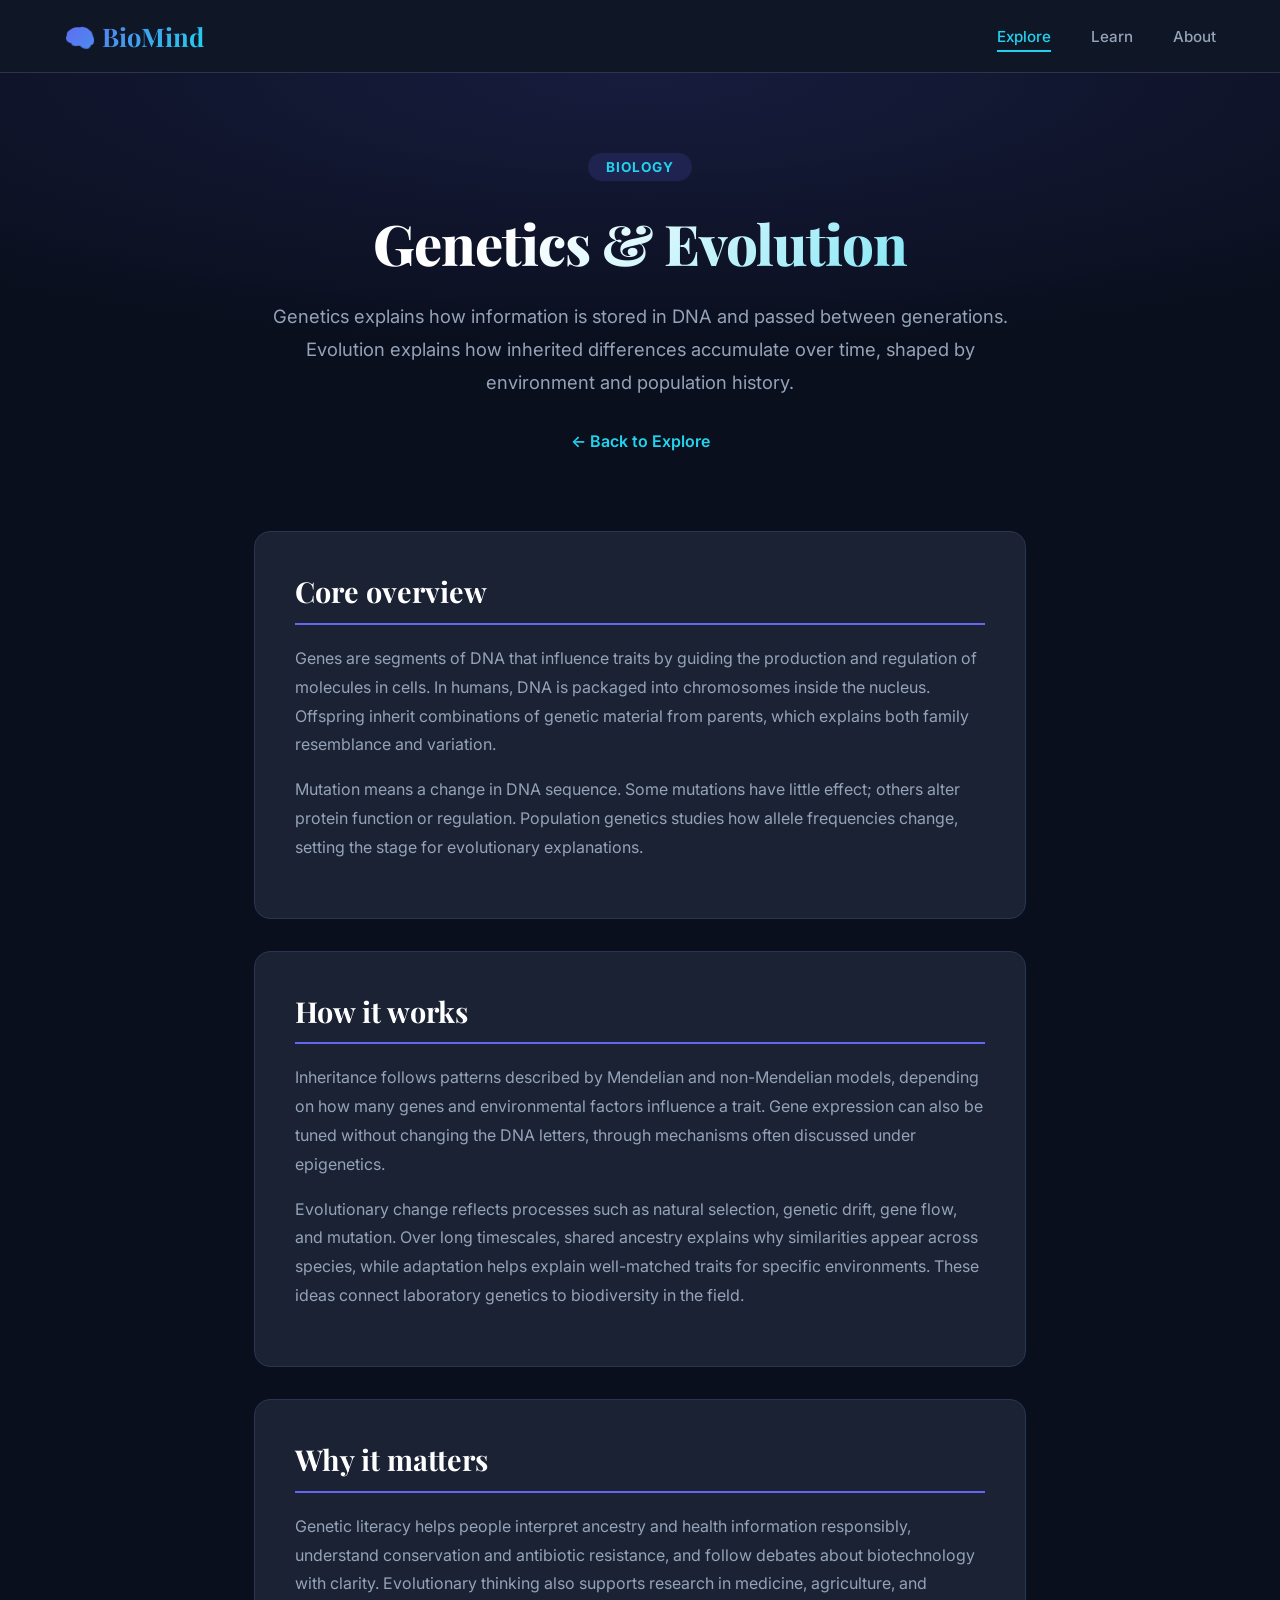
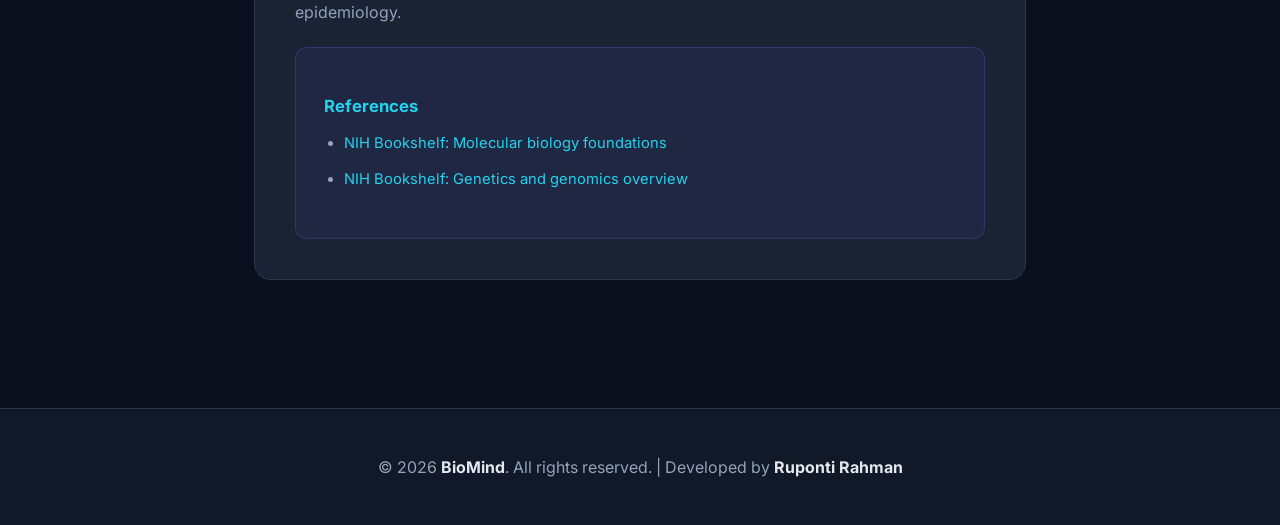
<file: topic-genetics-evolution.html>
<!DOCTYPE html>
<html lang="en">
<head>
<meta charset="UTF-8" />
<meta name="viewport" content="width=device-width, initial-scale=1.0" />
<title>Genetics &amp; Evolution - BioMind</title>
<link rel="preconnect" href="https://fonts.googleapis.com">
<link href="https://fonts.googleapis.com/css2?family=Inter:wght@300;400;500;600;700&family=Playfair+Display:wght@700&display=swap" rel="stylesheet">
<script defer src="https://cdn.vercel-insights.com/v1/script.js"></script>
<style>
*,*::before,*::after{box-sizing:border-box;margin:0;padding:0}
:root{--bg:#0a0f1e;--surface:#111827;--card:#1a2234;--border:#2a3550;--accent:#6366f1;--accent2:#22d3ee;--text:#e2e8f0;--muted:#94a3b8;--radius:16px}
body{font-family:'Inter',sans-serif;background:var(--bg);color:var(--text);min-height:100vh;overflow-x:hidden}
nav{display:flex;align-items:center;flex-wrap:wrap;gap:.5rem 1rem;padding:1.2rem 5%;background:rgba(17,24,39,0.85);backdrop-filter:blur(12px);border-bottom:1px solid var(--border);position:sticky;top:0;z-index:100}
.logo{font-family:'Playfair Display',serif;font-size:1.6rem;font-weight:700;background:linear-gradient(135deg,var(--accent),var(--accent2));-webkit-background-clip:text;-webkit-text-fill-color:transparent;text-decoration:none}
.nav-toggle{display:none;margin-left:auto;align-items:center;justify-content:center;width:44px;height:44px;padding:0;border:1px solid var(--border);border-radius:12px;background:var(--surface);color:var(--text);font-size:1.25rem;line-height:1;cursor:pointer;transition:border-color .2s,background .2s}
.nav-toggle:hover{border-color:var(--accent);background:var(--card)}
.nav-toggle:focus-visible{outline:2px solid var(--accent2);outline-offset:3px}
.nav-toggle[aria-expanded="true"]{border-color:var(--accent);background:var(--card)}
nav .nav-links{list-style:none;display:flex;gap:2.5rem;margin:0;padding:0;margin-left:auto;align-items:center}
nav .nav-links a{color:var(--muted);text-decoration:none;font-weight:500;font-size:.95rem;transition:color .2s}
nav .nav-links a:focus-visible{outline:2px solid var(--accent2);outline-offset:3px;border-radius:2px}
nav .nav-links a:hover,nav .nav-links a.active{color:var(--text)}
nav .nav-links a.active{color:var(--accent2);border-bottom:2px solid var(--accent2);padding-bottom:4px}
.hero{text-align:center;padding:5rem 1rem 3rem;background:radial-gradient(ellipse 80% 60% at 50% 0%,rgba(99,102,241,.15),transparent)}
.hero-tag{display:inline-block;background:rgba(99,102,241,.15);color:var(--accent2);padding:6px 18px;border-radius:30px;font-size:.85rem;font-weight:700;text-transform:uppercase;letter-spacing:1px;margin-bottom:1.5rem}
.hero h1{font-family:'Playfair Display',serif;font-size:clamp(2.2rem,5vw,3.5rem);font-weight:800;margin-bottom:1.2rem;background:linear-gradient(135deg,#fff 40%,var(--accent2));-webkit-background-clip:text;-webkit-text-fill-color:transparent;letter-spacing:-1px}
.hero p{font-size:1.15rem;color:var(--muted);line-height:1.8;max-width:780px;margin:0 auto 2rem}
.back-link{display:inline-flex;align-items:center;gap:.5rem;color:var(--accent2);text-decoration:none;font-weight:600;margin-bottom:2rem;transition:gap .2s}
.back-link:hover{gap:.8rem}
.content{max-width:900px;margin:0 auto;padding:0 5% 6rem}
.section{background:var(--card);border:1px solid var(--border);border-radius:var(--radius);padding:2.5rem;margin-bottom:2rem}
.section h2{font-family:'Playfair Display',serif;font-size:1.8rem;color:#fff;margin-bottom:1.2rem;padding-bottom:.8rem;border-bottom:2px solid var(--accent)}
.section h3{font-size:1.05rem;font-weight:700;color:var(--accent2);margin:1.25rem 0 .6rem}
.section p{color:var(--muted);line-height:1.8;margin-bottom:1rem}
.section ul{color:var(--muted);line-height:1.9;padding-left:1.5rem;margin-bottom:1rem}
.section ul li{margin-bottom:.45rem}
.ref-box{background:rgba(99,102,241,.08);border:1px solid rgba(99,102,241,.25);border-radius:12px;padding:1.75rem;margin-top:1.25rem}
.ref-box h3{color:var(--accent2);margin-bottom:.9rem;font-size:1.05rem}
.ref-box ul{padding-left:1.25rem;color:var(--muted);line-height:1.85;font-size:.92rem}
.ref-box ul li{margin-bottom:.55rem}
.ref-box a{color:var(--accent2);text-decoration:none;word-break:break-word}
.ref-box a:hover{text-decoration:underline}
footer{text-align:center;padding:3rem 2rem;background:var(--surface);border-top:1px solid var(--border);color:var(--muted)}
footer strong{color:var(--text)}
@media(max-width:768px){.nav-toggle{display:flex}nav .nav-links{display:none;flex-direction:column;align-items:stretch;width:100%;flex-basis:100%;gap:0;padding:.5rem 0 0;margin-left:0;margin-top:.75rem;border-top:1px solid var(--border)}nav.nav-open .nav-links{display:flex}nav .nav-links li{border-bottom:1px solid rgba(255,255,255,.06)}nav .nav-links li:last-child{border-bottom:none}nav .nav-links a{display:block;padding:.85rem 0}nav .nav-links a.active{border-bottom:none;padding-bottom:.85rem}}
</style>
</head>
<body>
<nav id="site-nav">
<a class="logo" href="index.html">&#129504; BioMind</a>
<button type="button" class="nav-toggle" id="nav-toggle" aria-expanded="false" aria-controls="primary-navigation" aria-label="Open menu"><span aria-hidden="true">☰</span></button>
<ul id="primary-navigation" class="nav-links">
<li><a href="explore.html" class="active">Explore</a></li>
<li><a href="learn.html">Learn</a></li>
<li><a href="about.html">About</a></li>
</ul>
</nav>
<section class="hero">
<span class="hero-tag">Biology</span>
<h1>Genetics &amp; Evolution</h1>
<p>Genetics explains how information is stored in DNA and passed between generations. Evolution explains how inherited differences accumulate over time, shaped by environment and population history.</p>
<a class="back-link" href="explore.html">&larr; Back to Explore</a>
</section>
<div class="content">
<article class="section">
<h2>Core overview</h2>
<p>Genes are segments of DNA that influence traits by guiding the production and regulation of molecules in cells. In humans, DNA is packaged into chromosomes inside the nucleus. Offspring inherit combinations of genetic material from parents, which explains both family resemblance and variation.</p>
<p>Mutation means a change in DNA sequence. Some mutations have little effect; others alter protein function or regulation. Population genetics studies how allele frequencies change, setting the stage for evolutionary explanations.</p>
</article>
<article class="section">
<h2>How it works</h2>
<p>Inheritance follows patterns described by Mendelian and non-Mendelian models, depending on how many genes and environmental factors influence a trait. Gene expression can also be tuned without changing the DNA letters, through mechanisms often discussed under epigenetics.</p>
<p>Evolutionary change reflects processes such as natural selection, genetic drift, gene flow, and mutation. Over long timescales, shared ancestry explains why similarities appear across species, while adaptation helps explain well-matched traits for specific environments. These ideas connect laboratory genetics to biodiversity in the field.</p>
</article>
<article class="section">
<h2>Why it matters</h2>
<p>Genetic literacy helps people interpret ancestry and health information responsibly, understand conservation and antibiotic resistance, and follow debates about biotechnology with clarity. Evolutionary thinking also supports research in medicine, agriculture, and epidemiology.</p>
<div class="ref-box">
<h3>References</h3>
<ul>
<li><a href="https://www.ncbi.nlm.nih.gov/books/NBK9839/" target="_blank" rel="noopener noreferrer">NIH Bookshelf: Molecular biology foundations</a></li>
<li><a href="https://www.ncbi.nlm.nih.gov/books/NBK21054/" target="_blank" rel="noopener noreferrer">NIH Bookshelf: Genetics and genomics overview</a></li>
</ul>
</div>
</article>
</div>
<footer>
<p>&copy; 2026 <strong>BioMind</strong>. All rights reserved. | Developed by <strong>Ruponti Rahman</strong></p>
</footer>
<script>
(function () {
  var nav = document.getElementById('site-nav');
  var btn = document.getElementById('nav-toggle');
  var links = document.getElementById('primary-navigation');
  if (!nav || !btn || !links) return;
  function setOpen(open) {
    nav.classList.toggle('nav-open', open);
    btn.setAttribute('aria-expanded', open ? 'true' : 'false');
    btn.setAttribute('aria-label', open ? 'Close menu' : 'Open menu');
  }
  function closeMenu() { setOpen(false); }
  btn.addEventListener('click', function () {
    setOpen(!nav.classList.contains('nav-open'));
  });
  links.addEventListener('click', function (e) {
    if (e.target.closest('a')) closeMenu();
  });
  document.addEventListener('keydown', function (e) {
    if (e.key === 'Escape') closeMenu();
  });
})();
</script>
</body>
</html>
</file>
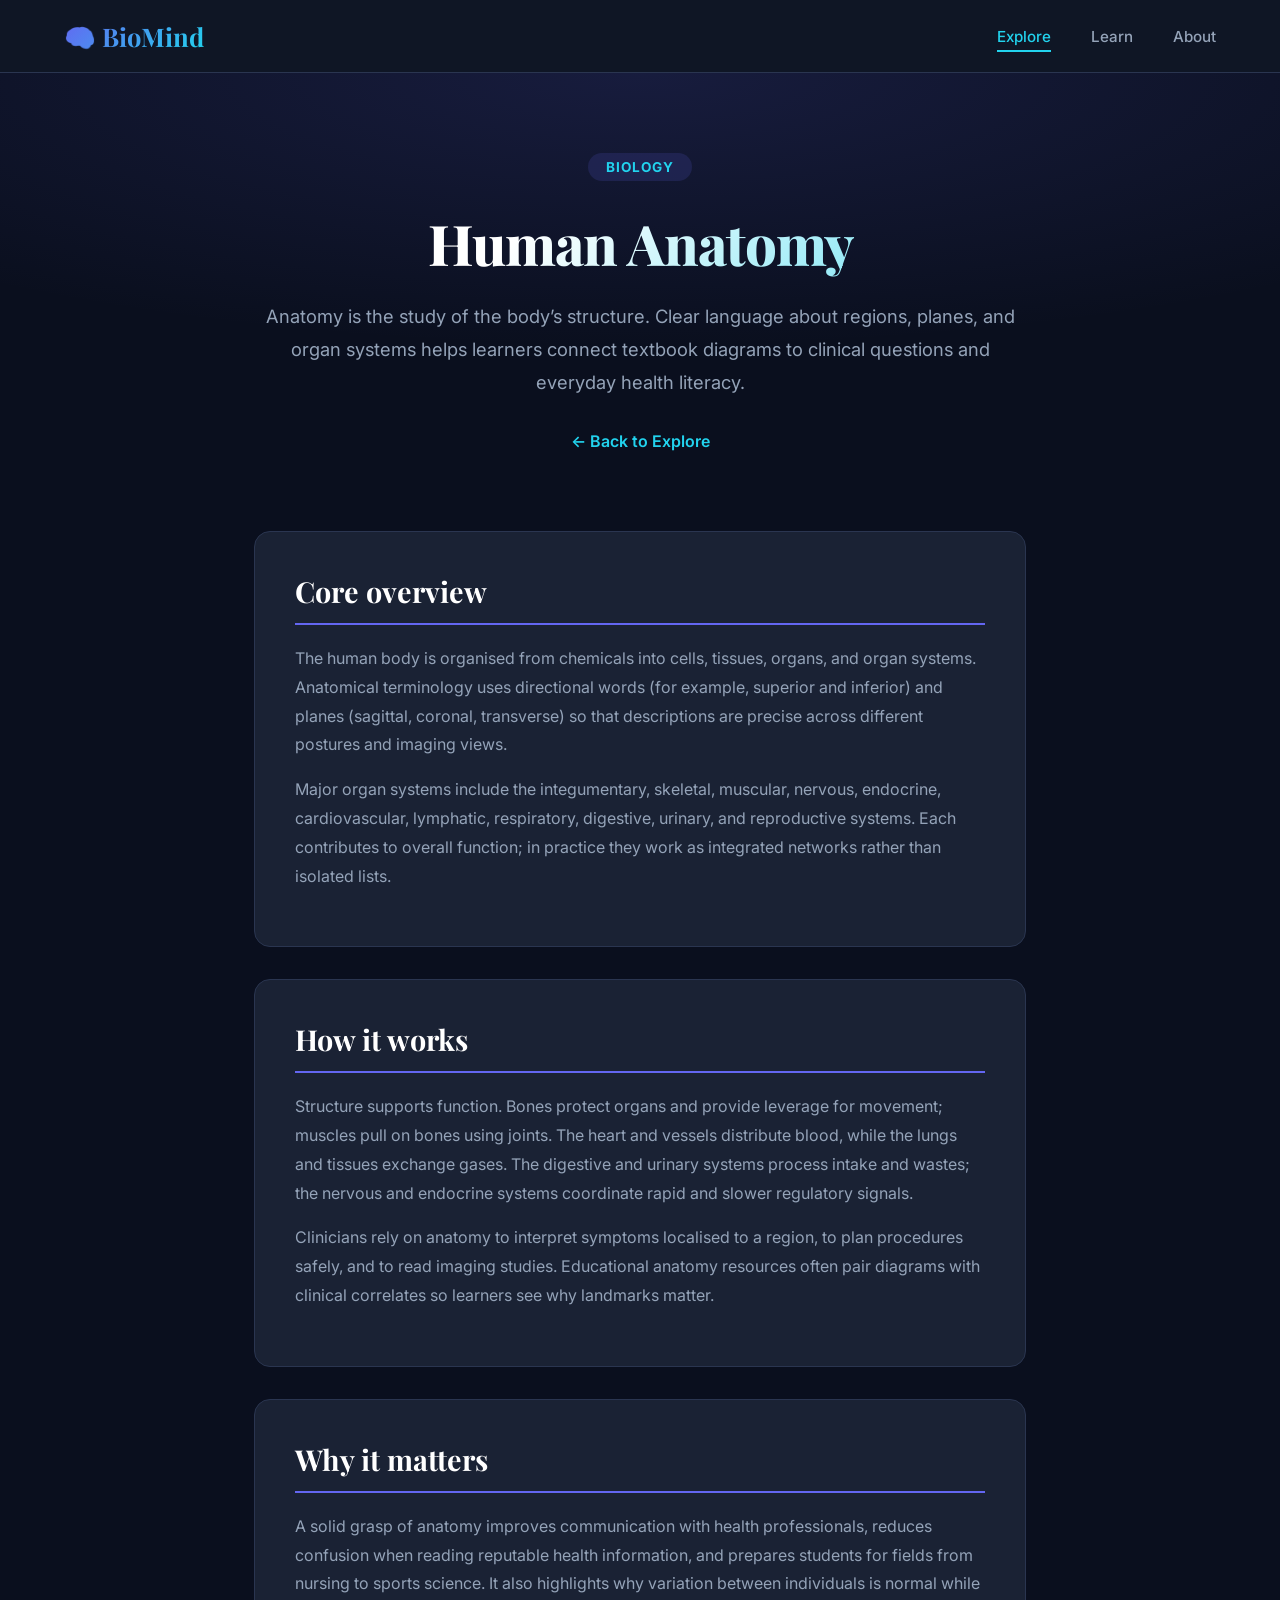
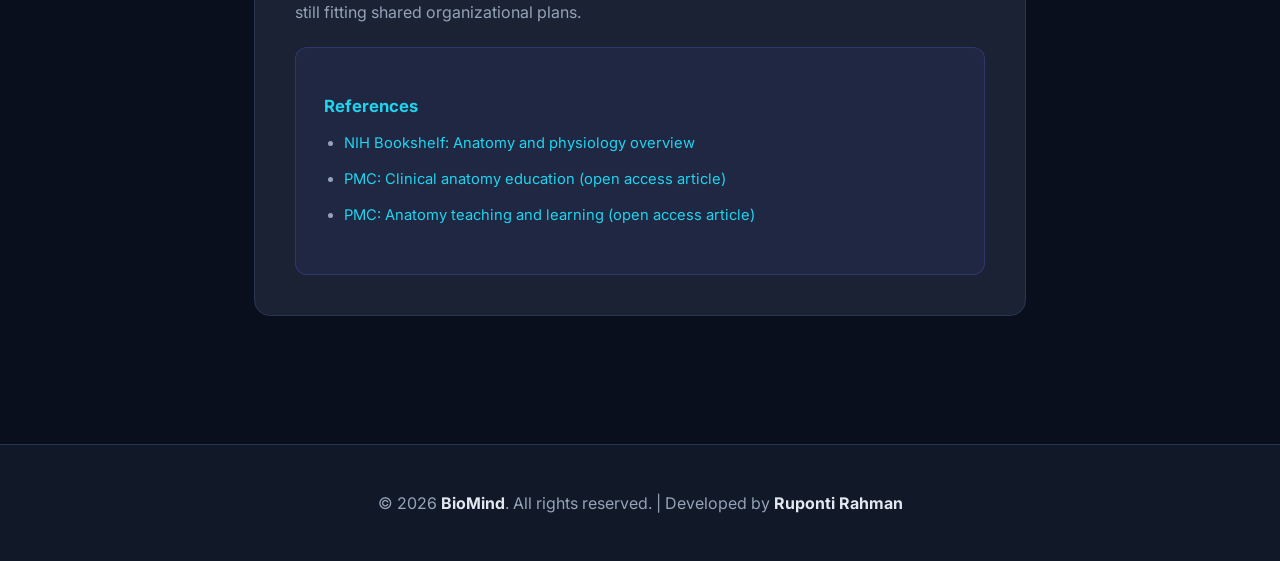
<file: topic-human-anatomy.html>
<!DOCTYPE html>
<html lang="en">
<head>
<meta charset="UTF-8" />
<meta name="viewport" content="width=device-width, initial-scale=1.0" />
<title>Human Anatomy - BioMind</title>
<link rel="preconnect" href="https://fonts.googleapis.com">
<link href="https://fonts.googleapis.com/css2?family=Inter:wght@300;400;500;600;700&family=Playfair+Display:wght@700&display=swap" rel="stylesheet">
<script defer src="https://cdn.vercel-insights.com/v1/script.js"></script>
<style>
*,*::before,*::after{box-sizing:border-box;margin:0;padding:0}
:root{--bg:#0a0f1e;--surface:#111827;--card:#1a2234;--border:#2a3550;--accent:#6366f1;--accent2:#22d3ee;--text:#e2e8f0;--muted:#94a3b8;--radius:16px}
body{font-family:'Inter',sans-serif;background:var(--bg);color:var(--text);min-height:100vh;overflow-x:hidden}
nav{display:flex;align-items:center;flex-wrap:wrap;gap:.5rem 1rem;padding:1.2rem 5%;background:rgba(17,24,39,0.85);backdrop-filter:blur(12px);border-bottom:1px solid var(--border);position:sticky;top:0;z-index:100}
.logo{font-family:'Playfair Display',serif;font-size:1.6rem;font-weight:700;background:linear-gradient(135deg,var(--accent),var(--accent2));-webkit-background-clip:text;-webkit-text-fill-color:transparent;text-decoration:none}
.nav-toggle{display:none;margin-left:auto;align-items:center;justify-content:center;width:44px;height:44px;padding:0;border:1px solid var(--border);border-radius:12px;background:var(--surface);color:var(--text);font-size:1.25rem;line-height:1;cursor:pointer;transition:border-color .2s,background .2s}
.nav-toggle:hover{border-color:var(--accent);background:var(--card)}
.nav-toggle:focus-visible{outline:2px solid var(--accent2);outline-offset:3px}
.nav-toggle[aria-expanded="true"]{border-color:var(--accent);background:var(--card)}
nav .nav-links{list-style:none;display:flex;gap:2.5rem;margin:0;padding:0;margin-left:auto;align-items:center}
nav .nav-links a{color:var(--muted);text-decoration:none;font-weight:500;font-size:.95rem;transition:color .2s}
nav .nav-links a:focus-visible{outline:2px solid var(--accent2);outline-offset:3px;border-radius:2px}
nav .nav-links a:hover,nav .nav-links a.active{color:var(--text)}
nav .nav-links a.active{color:var(--accent2);border-bottom:2px solid var(--accent2);padding-bottom:4px}
.hero{text-align:center;padding:5rem 1rem 3rem;background:radial-gradient(ellipse 80% 60% at 50% 0%,rgba(99,102,241,.15),transparent)}
.hero-tag{display:inline-block;background:rgba(99,102,241,.15);color:var(--accent2);padding:6px 18px;border-radius:30px;font-size:.85rem;font-weight:700;text-transform:uppercase;letter-spacing:1px;margin-bottom:1.5rem}
.hero h1{font-family:'Playfair Display',serif;font-size:clamp(2.2rem,5vw,3.5rem);font-weight:800;margin-bottom:1.2rem;background:linear-gradient(135deg,#fff 40%,var(--accent2));-webkit-background-clip:text;-webkit-text-fill-color:transparent;letter-spacing:-1px}
.hero p{font-size:1.15rem;color:var(--muted);line-height:1.8;max-width:780px;margin:0 auto 2rem}
.back-link{display:inline-flex;align-items:center;gap:.5rem;color:var(--accent2);text-decoration:none;font-weight:600;margin-bottom:2rem;transition:gap .2s}
.back-link:hover{gap:.8rem}
.content{max-width:900px;margin:0 auto;padding:0 5% 6rem}
.section{background:var(--card);border:1px solid var(--border);border-radius:var(--radius);padding:2.5rem;margin-bottom:2rem}
.section h2{font-family:'Playfair Display',serif;font-size:1.8rem;color:#fff;margin-bottom:1.2rem;padding-bottom:.8rem;border-bottom:2px solid var(--accent)}
.section h3{font-size:1.05rem;font-weight:700;color:var(--accent2);margin:1.25rem 0 .6rem}
.section p{color:var(--muted);line-height:1.8;margin-bottom:1rem}
.section ul{color:var(--muted);line-height:1.9;padding-left:1.5rem;margin-bottom:1rem}
.section ul li{margin-bottom:.45rem}
.ref-box{background:rgba(99,102,241,.08);border:1px solid rgba(99,102,241,.25);border-radius:12px;padding:1.75rem;margin-top:1.25rem}
.ref-box h3{color:var(--accent2);margin-bottom:.9rem;font-size:1.05rem}
.ref-box ul{padding-left:1.25rem;color:var(--muted);line-height:1.85;font-size:.92rem}
.ref-box ul li{margin-bottom:.55rem}
.ref-box a{color:var(--accent2);text-decoration:none;word-break:break-word}
.ref-box a:hover{text-decoration:underline}
footer{text-align:center;padding:3rem 2rem;background:var(--surface);border-top:1px solid var(--border);color:var(--muted)}
footer strong{color:var(--text)}
@media(max-width:768px){.nav-toggle{display:flex}nav .nav-links{display:none;flex-direction:column;align-items:stretch;width:100%;flex-basis:100%;gap:0;padding:.5rem 0 0;margin-left:0;margin-top:.75rem;border-top:1px solid var(--border)}nav.nav-open .nav-links{display:flex}nav .nav-links li{border-bottom:1px solid rgba(255,255,255,.06)}nav .nav-links li:last-child{border-bottom:none}nav .nav-links a{display:block;padding:.85rem 0}nav .nav-links a.active{border-bottom:none;padding-bottom:.85rem}}
</style>
</head>
<body>
<nav id="site-nav">
<a class="logo" href="index.html">&#129504; BioMind</a>
<button type="button" class="nav-toggle" id="nav-toggle" aria-expanded="false" aria-controls="primary-navigation" aria-label="Open menu"><span aria-hidden="true">☰</span></button>
<ul id="primary-navigation" class="nav-links">
<li><a href="explore.html" class="active">Explore</a></li>
<li><a href="learn.html">Learn</a></li>
<li><a href="about.html">About</a></li>
</ul>
</nav>
<section class="hero">
<span class="hero-tag">Biology</span>
<h1>Human Anatomy</h1>
<p>Anatomy is the study of the body&rsquo;s structure. Clear language about regions, planes, and organ systems helps learners connect textbook diagrams to clinical questions and everyday health literacy.</p>
<a class="back-link" href="explore.html">&larr; Back to Explore</a>
</section>
<div class="content">
<article class="section">
<h2>Core overview</h2>
<p>The human body is organised from chemicals into cells, tissues, organs, and organ systems. Anatomical terminology uses directional words (for example, superior and inferior) and planes (sagittal, coronal, transverse) so that descriptions are precise across different postures and imaging views.</p>
<p>Major organ systems include the integumentary, skeletal, muscular, nervous, endocrine, cardiovascular, lymphatic, respiratory, digestive, urinary, and reproductive systems. Each contributes to overall function; in practice they work as integrated networks rather than isolated lists.</p>
</article>
<article class="section">
<h2>How it works</h2>
<p>Structure supports function. Bones protect organs and provide leverage for movement; muscles pull on bones using joints. The heart and vessels distribute blood, while the lungs and tissues exchange gases. The digestive and urinary systems process intake and wastes; the nervous and endocrine systems coordinate rapid and slower regulatory signals.</p>
<p>Clinicians rely on anatomy to interpret symptoms localised to a region, to plan procedures safely, and to read imaging studies. Educational anatomy resources often pair diagrams with clinical correlates so learners see why landmarks matter.</p>
</article>
<article class="section">
<h2>Why it matters</h2>
<p>A solid grasp of anatomy improves communication with health professionals, reduces confusion when reading reputable health information, and prepares students for fields from nursing to sports science. It also highlights why variation between individuals is normal while still fitting shared organizational plans.</p>
<div class="ref-box">
<h3>References</h3>
<ul>
<li><a href="https://www.ncbi.nlm.nih.gov/books/NBK518733/" target="_blank" rel="noopener noreferrer">NIH Bookshelf: Anatomy and physiology overview</a></li>
<li><a href="https://pmc.ncbi.nlm.nih.gov/articles/PMC1233186/" target="_blank" rel="noopener noreferrer">PMC: Clinical anatomy education (open access article)</a></li>
<li><a href="https://pmc.ncbi.nlm.nih.gov/articles/PMC1319067/" target="_blank" rel="noopener noreferrer">PMC: Anatomy teaching and learning (open access article)</a></li>
</ul>
</div>
</article>
</div>
<footer>
<p>&copy; 2026 <strong>BioMind</strong>. All rights reserved. | Developed by <strong>Ruponti Rahman</strong></p>
</footer>
<script>
(function () {
  var nav = document.getElementById('site-nav');
  var btn = document.getElementById('nav-toggle');
  var links = document.getElementById('primary-navigation');
  if (!nav || !btn || !links) return;
  function setOpen(open) {
    nav.classList.toggle('nav-open', open);
    btn.setAttribute('aria-expanded', open ? 'true' : 'false');
    btn.setAttribute('aria-label', open ? 'Close menu' : 'Open menu');
  }
  function closeMenu() { setOpen(false); }
  btn.addEventListener('click', function () {
    setOpen(!nav.classList.contains('nav-open'));
  });
  links.addEventListener('click', function (e) {
    if (e.target.closest('a')) closeMenu();
  });
  document.addEventListener('keydown', function (e) {
    if (e.key === 'Escape') closeMenu();
  });
})();
</script>
</body>
</html>
</file>
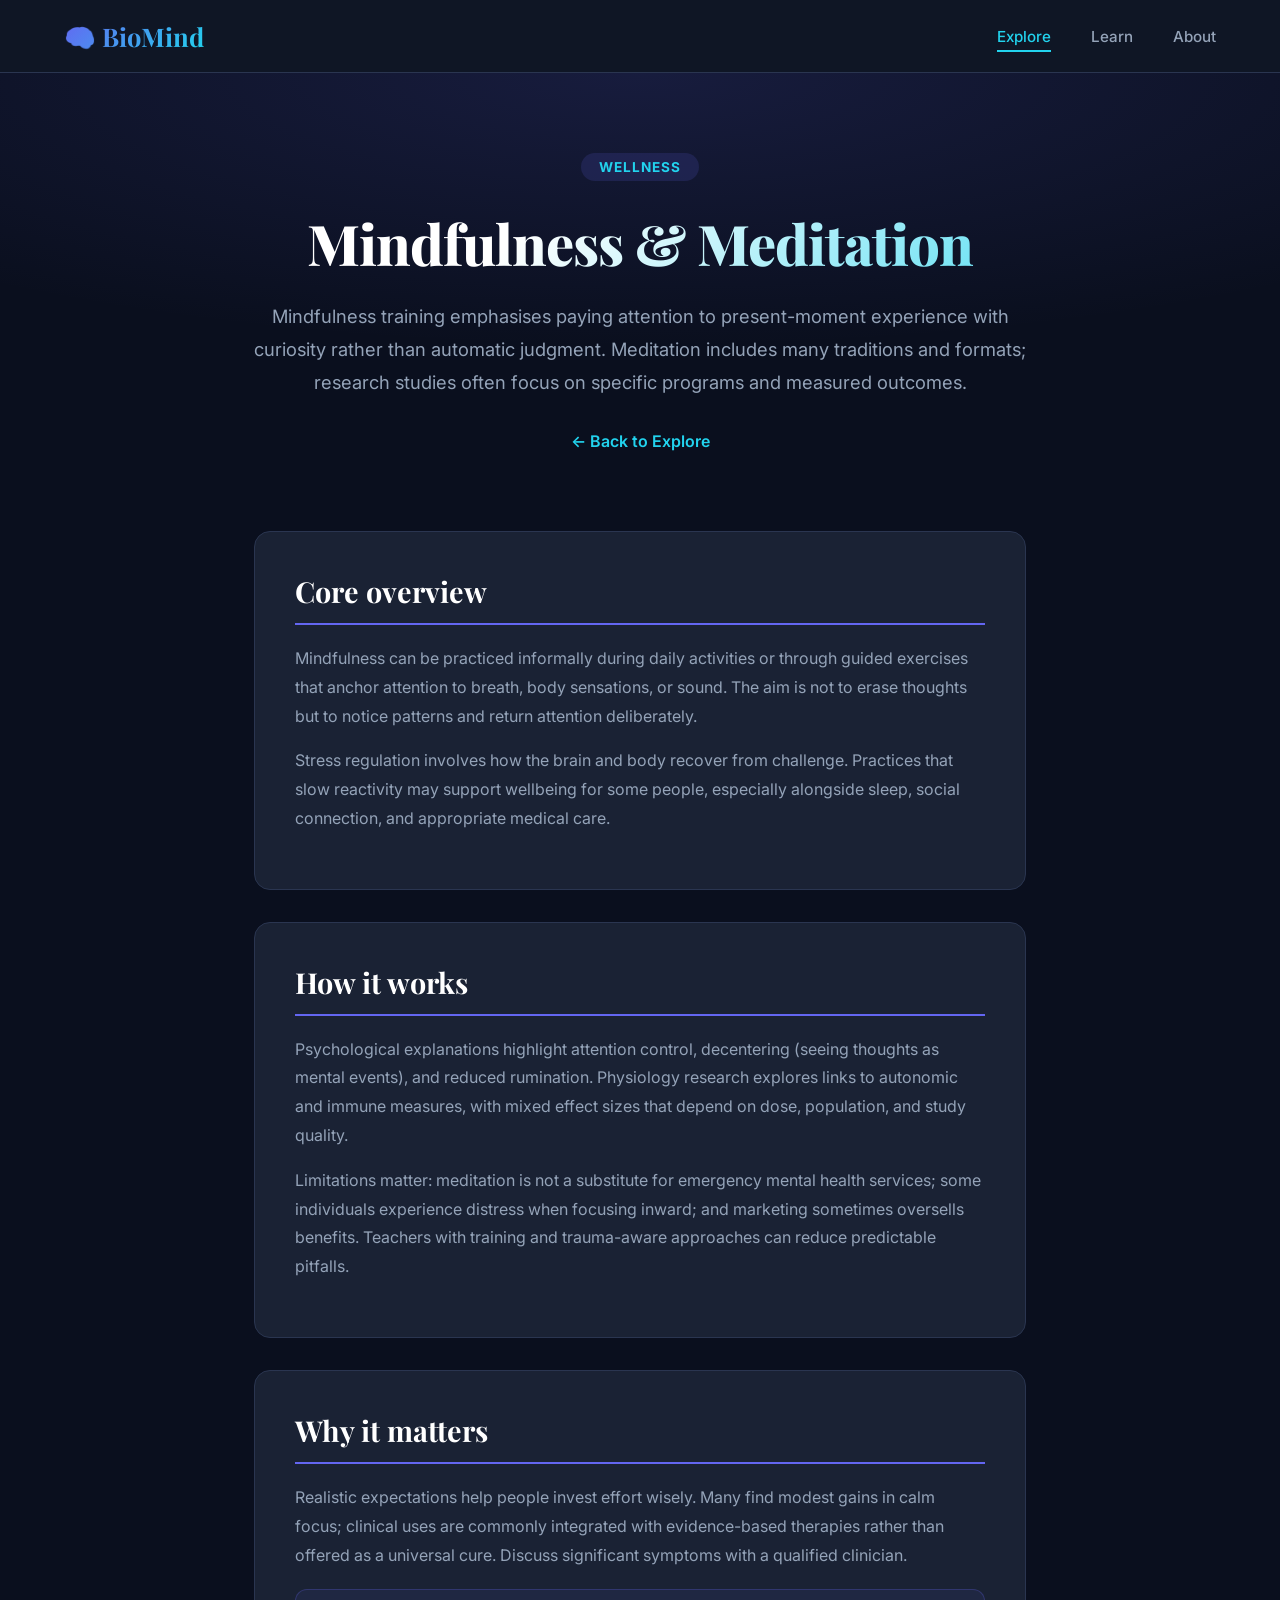
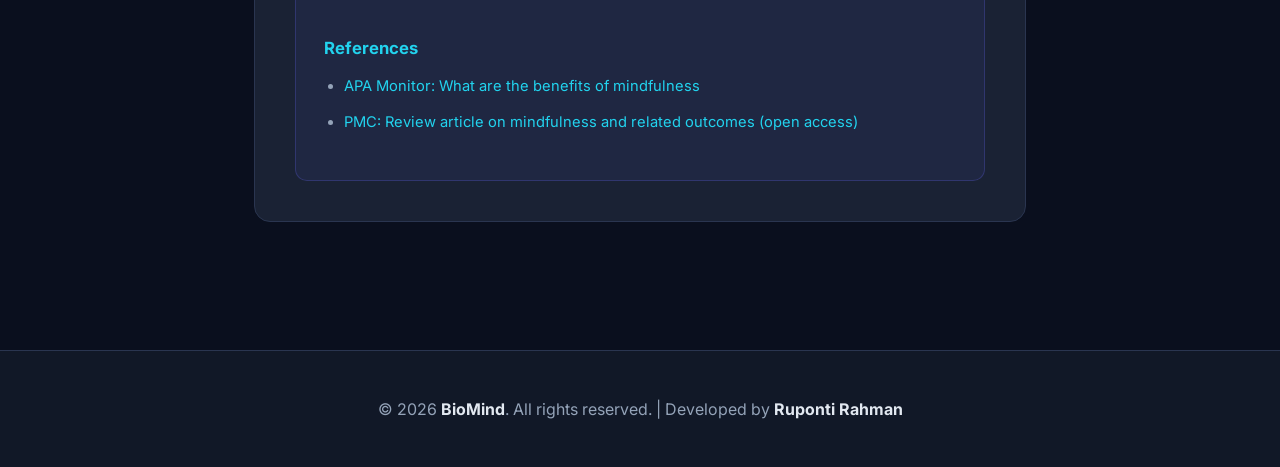
<file: topic-mindfulness-meditation.html>
<!DOCTYPE html>
<html lang="en">
<head>
<meta charset="UTF-8" />
<meta name="viewport" content="width=device-width, initial-scale=1.0" />
<title>Mindfulness &amp; Meditation - BioMind</title>
<link rel="preconnect" href="https://fonts.googleapis.com">
<link href="https://fonts.googleapis.com/css2?family=Inter:wght@300;400;500;600;700&family=Playfair+Display:wght@700&display=swap" rel="stylesheet">
<script defer src="https://cdn.vercel-insights.com/v1/script.js"></script>
<style>
*,*::before,*::after{box-sizing:border-box;margin:0;padding:0}
:root{--bg:#0a0f1e;--surface:#111827;--card:#1a2234;--border:#2a3550;--accent:#6366f1;--accent2:#22d3ee;--text:#e2e8f0;--muted:#94a3b8;--radius:16px}
body{font-family:'Inter',sans-serif;background:var(--bg);color:var(--text);min-height:100vh;overflow-x:hidden}
nav{display:flex;align-items:center;flex-wrap:wrap;gap:.5rem 1rem;padding:1.2rem 5%;background:rgba(17,24,39,0.85);backdrop-filter:blur(12px);border-bottom:1px solid var(--border);position:sticky;top:0;z-index:100}
.logo{font-family:'Playfair Display',serif;font-size:1.6rem;font-weight:700;background:linear-gradient(135deg,var(--accent),var(--accent2));-webkit-background-clip:text;-webkit-text-fill-color:transparent;text-decoration:none}
.nav-toggle{display:none;margin-left:auto;align-items:center;justify-content:center;width:44px;height:44px;padding:0;border:1px solid var(--border);border-radius:12px;background:var(--surface);color:var(--text);font-size:1.25rem;line-height:1;cursor:pointer;transition:border-color .2s,background .2s}
.nav-toggle:hover{border-color:var(--accent);background:var(--card)}
.nav-toggle:focus-visible{outline:2px solid var(--accent2);outline-offset:3px}
.nav-toggle[aria-expanded="true"]{border-color:var(--accent);background:var(--card)}
nav .nav-links{list-style:none;display:flex;gap:2.5rem;margin:0;padding:0;margin-left:auto;align-items:center}
nav .nav-links a{color:var(--muted);text-decoration:none;font-weight:500;font-size:.95rem;transition:color .2s}
nav .nav-links a:focus-visible{outline:2px solid var(--accent2);outline-offset:3px;border-radius:2px}
nav .nav-links a:hover,nav .nav-links a.active{color:var(--text)}
nav .nav-links a.active{color:var(--accent2);border-bottom:2px solid var(--accent2);padding-bottom:4px}
.hero{text-align:center;padding:5rem 1rem 3rem;background:radial-gradient(ellipse 80% 60% at 50% 0%,rgba(99,102,241,.15),transparent)}
.hero-tag{display:inline-block;background:rgba(99,102,241,.15);color:var(--accent2);padding:6px 18px;border-radius:30px;font-size:.85rem;font-weight:700;text-transform:uppercase;letter-spacing:1px;margin-bottom:1.5rem}
.hero h1{font-family:'Playfair Display',serif;font-size:clamp(2.2rem,5vw,3.5rem);font-weight:800;margin-bottom:1.2rem;background:linear-gradient(135deg,#fff 40%,var(--accent2));-webkit-background-clip:text;-webkit-text-fill-color:transparent;letter-spacing:-1px}
.hero p{font-size:1.15rem;color:var(--muted);line-height:1.8;max-width:780px;margin:0 auto 2rem}
.back-link{display:inline-flex;align-items:center;gap:.5rem;color:var(--accent2);text-decoration:none;font-weight:600;margin-bottom:2rem;transition:gap .2s}
.back-link:hover{gap:.8rem}
.content{max-width:900px;margin:0 auto;padding:0 5% 6rem}
.section{background:var(--card);border:1px solid var(--border);border-radius:var(--radius);padding:2.5rem;margin-bottom:2rem}
.section h2{font-family:'Playfair Display',serif;font-size:1.8rem;color:#fff;margin-bottom:1.2rem;padding-bottom:.8rem;border-bottom:2px solid var(--accent)}
.section h3{font-size:1.05rem;font-weight:700;color:var(--accent2);margin:1.25rem 0 .6rem}
.section p{color:var(--muted);line-height:1.8;margin-bottom:1rem}
.section ul{color:var(--muted);line-height:1.9;padding-left:1.5rem;margin-bottom:1rem}
.section ul li{margin-bottom:.45rem}
.ref-box{background:rgba(99,102,241,.08);border:1px solid rgba(99,102,241,.25);border-radius:12px;padding:1.75rem;margin-top:1.25rem}
.ref-box h3{color:var(--accent2);margin-bottom:.9rem;font-size:1.05rem}
.ref-box ul{padding-left:1.25rem;color:var(--muted);line-height:1.85;font-size:.92rem}
.ref-box ul li{margin-bottom:.55rem}
.ref-box a{color:var(--accent2);text-decoration:none;word-break:break-word}
.ref-box a:hover{text-decoration:underline}
footer{text-align:center;padding:3rem 2rem;background:var(--surface);border-top:1px solid var(--border);color:var(--muted)}
footer strong{color:var(--text)}
@media(max-width:768px){.nav-toggle{display:flex}nav .nav-links{display:none;flex-direction:column;align-items:stretch;width:100%;flex-basis:100%;gap:0;padding:.5rem 0 0;margin-left:0;margin-top:.75rem;border-top:1px solid var(--border)}nav.nav-open .nav-links{display:flex}nav .nav-links li{border-bottom:1px solid rgba(255,255,255,.06)}nav .nav-links li:last-child{border-bottom:none}nav .nav-links a{display:block;padding:.85rem 0}nav .nav-links a.active{border-bottom:none;padding-bottom:.85rem}}
</style>
</head>
<body>
<nav id="site-nav">
<a class="logo" href="index.html">&#129504; BioMind</a>
<button type="button" class="nav-toggle" id="nav-toggle" aria-expanded="false" aria-controls="primary-navigation" aria-label="Open menu"><span aria-hidden="true">☰</span></button>
<ul id="primary-navigation" class="nav-links">
<li><a href="explore.html" class="active">Explore</a></li>
<li><a href="learn.html">Learn</a></li>
<li><a href="about.html">About</a></li>
</ul>
</nav>
<section class="hero">
<span class="hero-tag">Wellness</span>
<h1>Mindfulness &amp; Meditation</h1>
<p>Mindfulness training emphasises paying attention to present-moment experience with curiosity rather than automatic judgment. Meditation includes many traditions and formats; research studies often focus on specific programs and measured outcomes.</p>
<a class="back-link" href="explore.html">&larr; Back to Explore</a>
</section>
<div class="content">
<article class="section">
<h2>Core overview</h2>
<p>Mindfulness can be practiced informally during daily activities or through guided exercises that anchor attention to breath, body sensations, or sound. The aim is not to erase thoughts but to notice patterns and return attention deliberately.</p>
<p>Stress regulation involves how the brain and body recover from challenge. Practices that slow reactivity may support wellbeing for some people, especially alongside sleep, social connection, and appropriate medical care.</p>
</article>
<article class="section">
<h2>How it works</h2>
<p>Psychological explanations highlight attention control, decentering (seeing thoughts as mental events), and reduced rumination. Physiology research explores links to autonomic and immune measures, with mixed effect sizes that depend on dose, population, and study quality.</p>
<p>Limitations matter: meditation is not a substitute for emergency mental health services; some individuals experience distress when focusing inward; and marketing sometimes oversells benefits. Teachers with training and trauma-aware approaches can reduce predictable pitfalls.</p>
</article>
<article class="section">
<h2>Why it matters</h2>
<p>Realistic expectations help people invest effort wisely. Many find modest gains in calm focus; clinical uses are commonly integrated with evidence-based therapies rather than offered as a universal cure. Discuss significant symptoms with a qualified clinician.</p>
<div class="ref-box">
<h3>References</h3>
<ul>
<li><a href="https://www.apa.org/monitor/2012/07-08/ce-corner" target="_blank" rel="noopener noreferrer">APA Monitor: What are the benefits of mindfulness</a></li>
<li><a href="https://pmc.ncbi.nlm.nih.gov/articles/PMC11591838/" target="_blank" rel="noopener noreferrer">PMC: Review article on mindfulness and related outcomes (open access)</a></li>
</ul>
</div>
</article>
</div>
<footer>
<p>&copy; 2026 <strong>BioMind</strong>. All rights reserved. | Developed by <strong>Ruponti Rahman</strong></p>
</footer>
<script>
(function () {
  var nav = document.getElementById('site-nav');
  var btn = document.getElementById('nav-toggle');
  var links = document.getElementById('primary-navigation');
  if (!nav || !btn || !links) return;
  function setOpen(open) {
    nav.classList.toggle('nav-open', open);
    btn.setAttribute('aria-expanded', open ? 'true' : 'false');
    btn.setAttribute('aria-label', open ? 'Close menu' : 'Open menu');
  }
  function closeMenu() { setOpen(false); }
  btn.addEventListener('click', function () {
    setOpen(!nav.classList.contains('nav-open'));
  });
  links.addEventListener('click', function (e) {
    if (e.target.closest('a')) closeMenu();
  });
  document.addEventListener('keydown', function (e) {
    if (e.key === 'Escape') closeMenu();
  });
})();
</script>
</body>
</html>
</file>
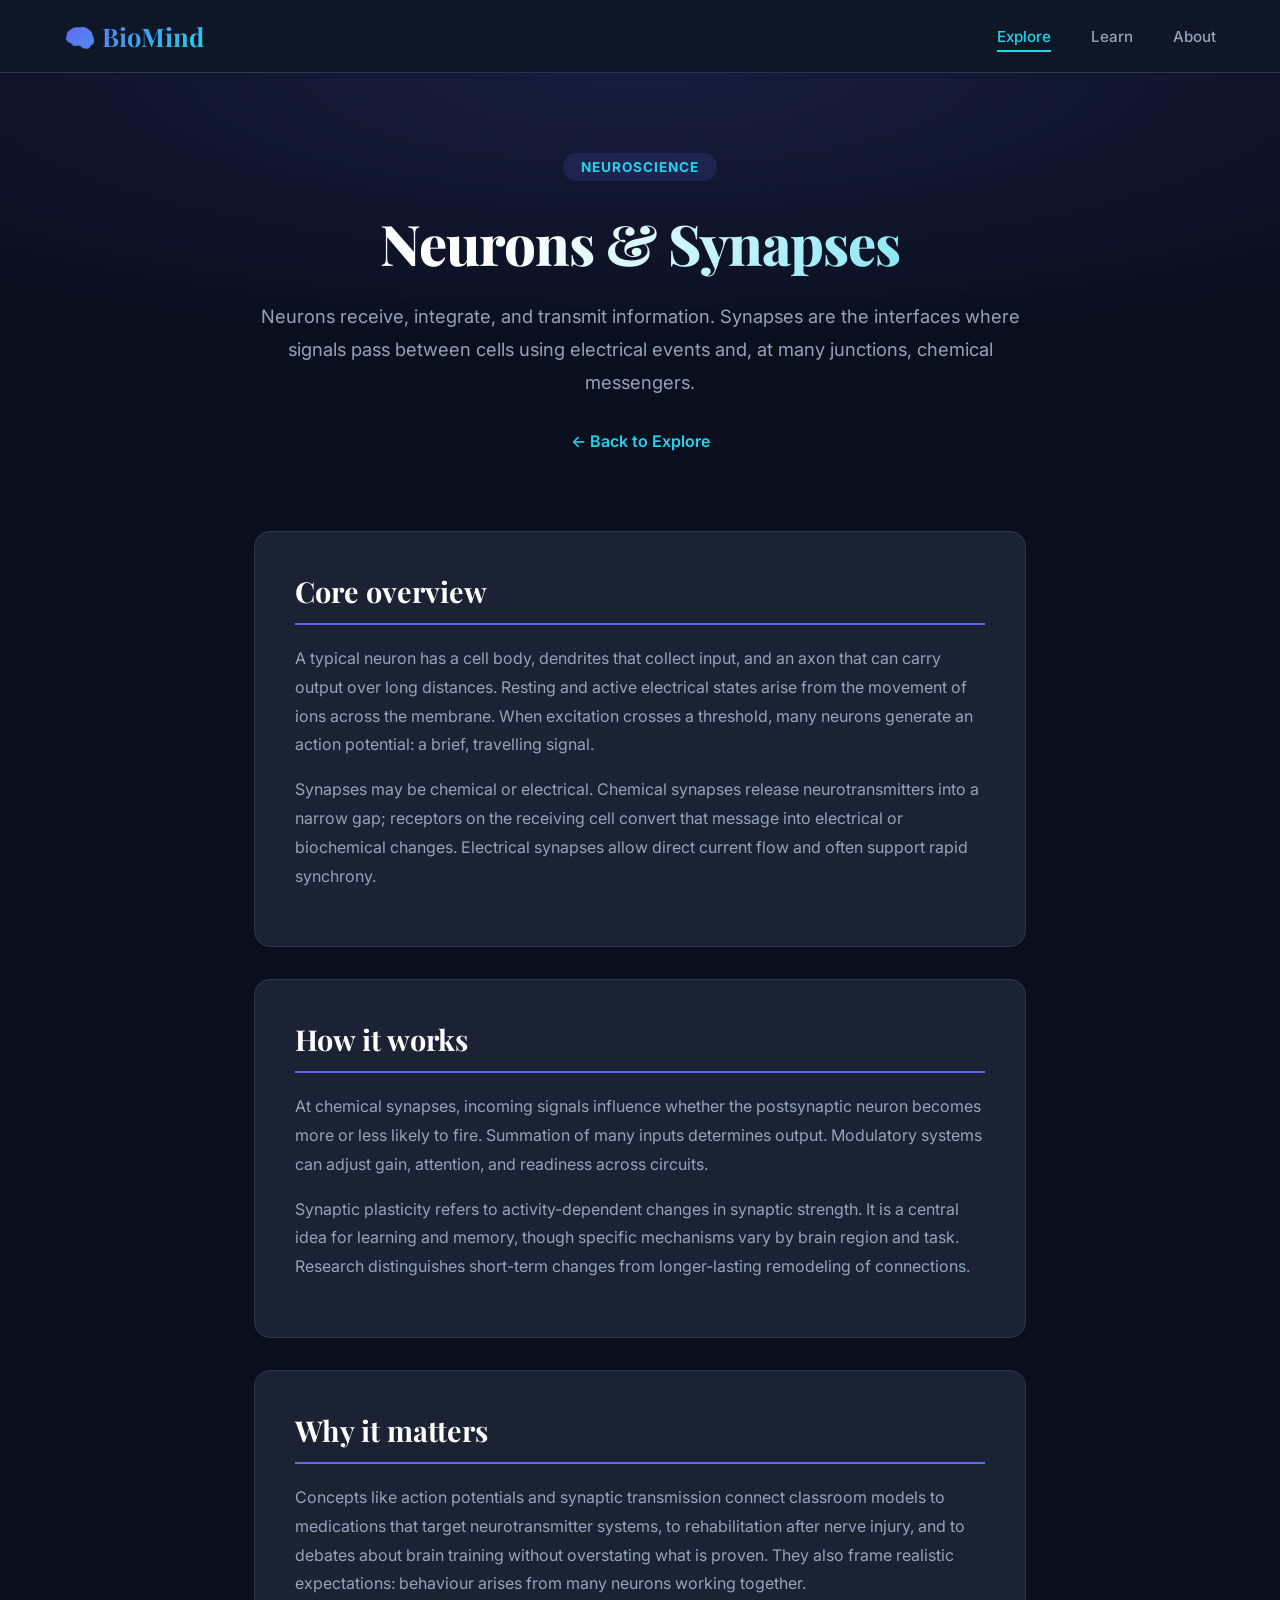
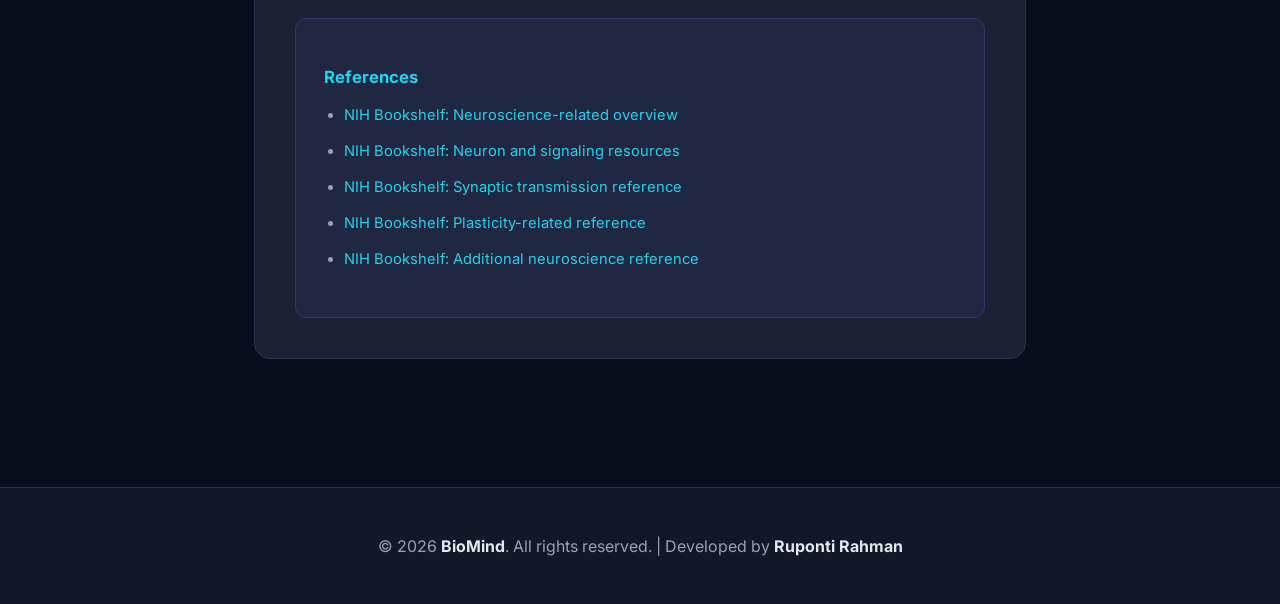
<file: topic-neurons-synapses.html>
<!DOCTYPE html>
<html lang="en">
<head>
<meta charset="UTF-8" />
<meta name="viewport" content="width=device-width, initial-scale=1.0" />
<title>Neurons &amp; Synapses - BioMind</title>
<link rel="preconnect" href="https://fonts.googleapis.com">
<link href="https://fonts.googleapis.com/css2?family=Inter:wght@300;400;500;600;700&family=Playfair+Display:wght@700&display=swap" rel="stylesheet">
<script defer src="https://cdn.vercel-insights.com/v1/script.js"></script>
<style>
*,*::before,*::after{box-sizing:border-box;margin:0;padding:0}
:root{--bg:#0a0f1e;--surface:#111827;--card:#1a2234;--border:#2a3550;--accent:#6366f1;--accent2:#22d3ee;--text:#e2e8f0;--muted:#94a3b8;--radius:16px}
body{font-family:'Inter',sans-serif;background:var(--bg);color:var(--text);min-height:100vh;overflow-x:hidden}
nav{display:flex;align-items:center;flex-wrap:wrap;gap:.5rem 1rem;padding:1.2rem 5%;background:rgba(17,24,39,0.85);backdrop-filter:blur(12px);border-bottom:1px solid var(--border);position:sticky;top:0;z-index:100}
.logo{font-family:'Playfair Display',serif;font-size:1.6rem;font-weight:700;background:linear-gradient(135deg,var(--accent),var(--accent2));-webkit-background-clip:text;-webkit-text-fill-color:transparent;text-decoration:none}
.nav-toggle{display:none;margin-left:auto;align-items:center;justify-content:center;width:44px;height:44px;padding:0;border:1px solid var(--border);border-radius:12px;background:var(--surface);color:var(--text);font-size:1.25rem;line-height:1;cursor:pointer;transition:border-color .2s,background .2s}
.nav-toggle:hover{border-color:var(--accent);background:var(--card)}
.nav-toggle:focus-visible{outline:2px solid var(--accent2);outline-offset:3px}
.nav-toggle[aria-expanded="true"]{border-color:var(--accent);background:var(--card)}
nav .nav-links{list-style:none;display:flex;gap:2.5rem;margin:0;padding:0;margin-left:auto;align-items:center}
nav .nav-links a{color:var(--muted);text-decoration:none;font-weight:500;font-size:.95rem;transition:color .2s}
nav .nav-links a:focus-visible{outline:2px solid var(--accent2);outline-offset:3px;border-radius:2px}
nav .nav-links a:hover,nav .nav-links a.active{color:var(--text)}
nav .nav-links a.active{color:var(--accent2);border-bottom:2px solid var(--accent2);padding-bottom:4px}
.hero{text-align:center;padding:5rem 1rem 3rem;background:radial-gradient(ellipse 80% 60% at 50% 0%,rgba(99,102,241,.15),transparent)}
.hero-tag{display:inline-block;background:rgba(99,102,241,.15);color:var(--accent2);padding:6px 18px;border-radius:30px;font-size:.85rem;font-weight:700;text-transform:uppercase;letter-spacing:1px;margin-bottom:1.5rem}
.hero h1{font-family:'Playfair Display',serif;font-size:clamp(2.2rem,5vw,3.5rem);font-weight:800;margin-bottom:1.2rem;background:linear-gradient(135deg,#fff 40%,var(--accent2));-webkit-background-clip:text;-webkit-text-fill-color:transparent;letter-spacing:-1px}
.hero p{font-size:1.15rem;color:var(--muted);line-height:1.8;max-width:780px;margin:0 auto 2rem}
.back-link{display:inline-flex;align-items:center;gap:.5rem;color:var(--accent2);text-decoration:none;font-weight:600;margin-bottom:2rem;transition:gap .2s}
.back-link:hover{gap:.8rem}
.content{max-width:900px;margin:0 auto;padding:0 5% 6rem}
.section{background:var(--card);border:1px solid var(--border);border-radius:var(--radius);padding:2.5rem;margin-bottom:2rem}
.section h2{font-family:'Playfair Display',serif;font-size:1.8rem;color:#fff;margin-bottom:1.2rem;padding-bottom:.8rem;border-bottom:2px solid var(--accent)}
.section h3{font-size:1.05rem;font-weight:700;color:var(--accent2);margin:1.25rem 0 .6rem}
.section p{color:var(--muted);line-height:1.8;margin-bottom:1rem}
.section ul{color:var(--muted);line-height:1.9;padding-left:1.5rem;margin-bottom:1rem}
.section ul li{margin-bottom:.45rem}
.ref-box{background:rgba(99,102,241,.08);border:1px solid rgba(99,102,241,.25);border-radius:12px;padding:1.75rem;margin-top:1.25rem}
.ref-box h3{color:var(--accent2);margin-bottom:.9rem;font-size:1.05rem}
.ref-box ul{padding-left:1.25rem;color:var(--muted);line-height:1.85;font-size:.92rem}
.ref-box ul li{margin-bottom:.55rem}
.ref-box a{color:var(--accent2);text-decoration:none;word-break:break-word}
.ref-box a:hover{text-decoration:underline}
footer{text-align:center;padding:3rem 2rem;background:var(--surface);border-top:1px solid var(--border);color:var(--muted)}
footer strong{color:var(--text)}
@media(max-width:768px){.nav-toggle{display:flex}nav .nav-links{display:none;flex-direction:column;align-items:stretch;width:100%;flex-basis:100%;gap:0;padding:.5rem 0 0;margin-left:0;margin-top:.75rem;border-top:1px solid var(--border)}nav.nav-open .nav-links{display:flex}nav .nav-links li{border-bottom:1px solid rgba(255,255,255,.06)}nav .nav-links li:last-child{border-bottom:none}nav .nav-links a{display:block;padding:.85rem 0}nav .nav-links a.active{border-bottom:none;padding-bottom:.85rem}}
</style>
</head>
<body>
<nav id="site-nav">
<a class="logo" href="index.html">&#129504; BioMind</a>
<button type="button" class="nav-toggle" id="nav-toggle" aria-expanded="false" aria-controls="primary-navigation" aria-label="Open menu"><span aria-hidden="true">☰</span></button>
<ul id="primary-navigation" class="nav-links">
<li><a href="explore.html" class="active">Explore</a></li>
<li><a href="learn.html">Learn</a></li>
<li><a href="about.html">About</a></li>
</ul>
</nav>
<section class="hero">
<span class="hero-tag">Neuroscience</span>
<h1>Neurons &amp; Synapses</h1>
<p>Neurons receive, integrate, and transmit information. Synapses are the interfaces where signals pass between cells using electrical events and, at many junctions, chemical messengers.</p>
<a class="back-link" href="explore.html">&larr; Back to Explore</a>
</section>
<div class="content">
<article class="section">
<h2>Core overview</h2>
<p>A typical neuron has a cell body, dendrites that collect input, and an axon that can carry output over long distances. Resting and active electrical states arise from the movement of ions across the membrane. When excitation crosses a threshold, many neurons generate an action potential: a brief, travelling signal.</p>
<p>Synapses may be chemical or electrical. Chemical synapses release neurotransmitters into a narrow gap; receptors on the receiving cell convert that message into electrical or biochemical changes. Electrical synapses allow direct current flow and often support rapid synchrony.</p>
</article>
<article class="section">
<h2>How it works</h2>
<p>At chemical synapses, incoming signals influence whether the postsynaptic neuron becomes more or less likely to fire. Summation of many inputs determines output. Modulatory systems can adjust gain, attention, and readiness across circuits.</p>
<p>Synaptic plasticity refers to activity-dependent changes in synaptic strength. It is a central idea for learning and memory, though specific mechanisms vary by brain region and task. Research distinguishes short-term changes from longer-lasting remodeling of connections.</p>
</article>
<article class="section">
<h2>Why it matters</h2>
<p>Concepts like action potentials and synaptic transmission connect classroom models to medications that target neurotransmitter systems, to rehabilitation after nerve injury, and to debates about brain training without overstating what is proven. They also frame realistic expectations: behaviour arises from many neurons working together.</p>
<div class="ref-box">
<h3>References</h3>
<ul>
<li><a href="https://www.ncbi.nlm.nih.gov/books/NBK441977/" target="_blank" rel="noopener noreferrer">NIH Bookshelf: Neuroscience-related overview</a></li>
<li><a href="https://www.ncbi.nlm.nih.gov/books/NBK11001/" target="_blank" rel="noopener noreferrer">NIH Bookshelf: Neuron and signaling resources</a></li>
<li><a href="https://www.ncbi.nlm.nih.gov/books/NBK526047/" target="_blank" rel="noopener noreferrer">NIH Bookshelf: Synaptic transmission reference</a></li>
<li><a href="https://www.ncbi.nlm.nih.gov/books/NBK27911/" target="_blank" rel="noopener noreferrer">NIH Bookshelf: Plasticity-related reference</a></li>
<li><a href="https://www.ncbi.nlm.nih.gov/books/NBK11110/" target="_blank" rel="noopener noreferrer">NIH Bookshelf: Additional neuroscience reference</a></li>
</ul>
</div>
</article>
</div>
<footer>
<p>&copy; 2026 <strong>BioMind</strong>. All rights reserved. | Developed by <strong>Ruponti Rahman</strong></p>
</footer>
<script>
(function () {
  var nav = document.getElementById('site-nav');
  var btn = document.getElementById('nav-toggle');
  var links = document.getElementById('primary-navigation');
  if (!nav || !btn || !links) return;
  function setOpen(open) {
    nav.classList.toggle('nav-open', open);
    btn.setAttribute('aria-expanded', open ? 'true' : 'false');
    btn.setAttribute('aria-label', open ? 'Close menu' : 'Open menu');
  }
  function closeMenu() { setOpen(false); }
  btn.addEventListener('click', function () {
    setOpen(!nav.classList.contains('nav-open'));
  });
  links.addEventListener('click', function (e) {
    if (e.target.closest('a')) closeMenu();
  });
  document.addEventListener('keydown', function (e) {
    if (e.key === 'Escape') closeMenu();
  });
})();
</script>
</body>
</html>
</file>
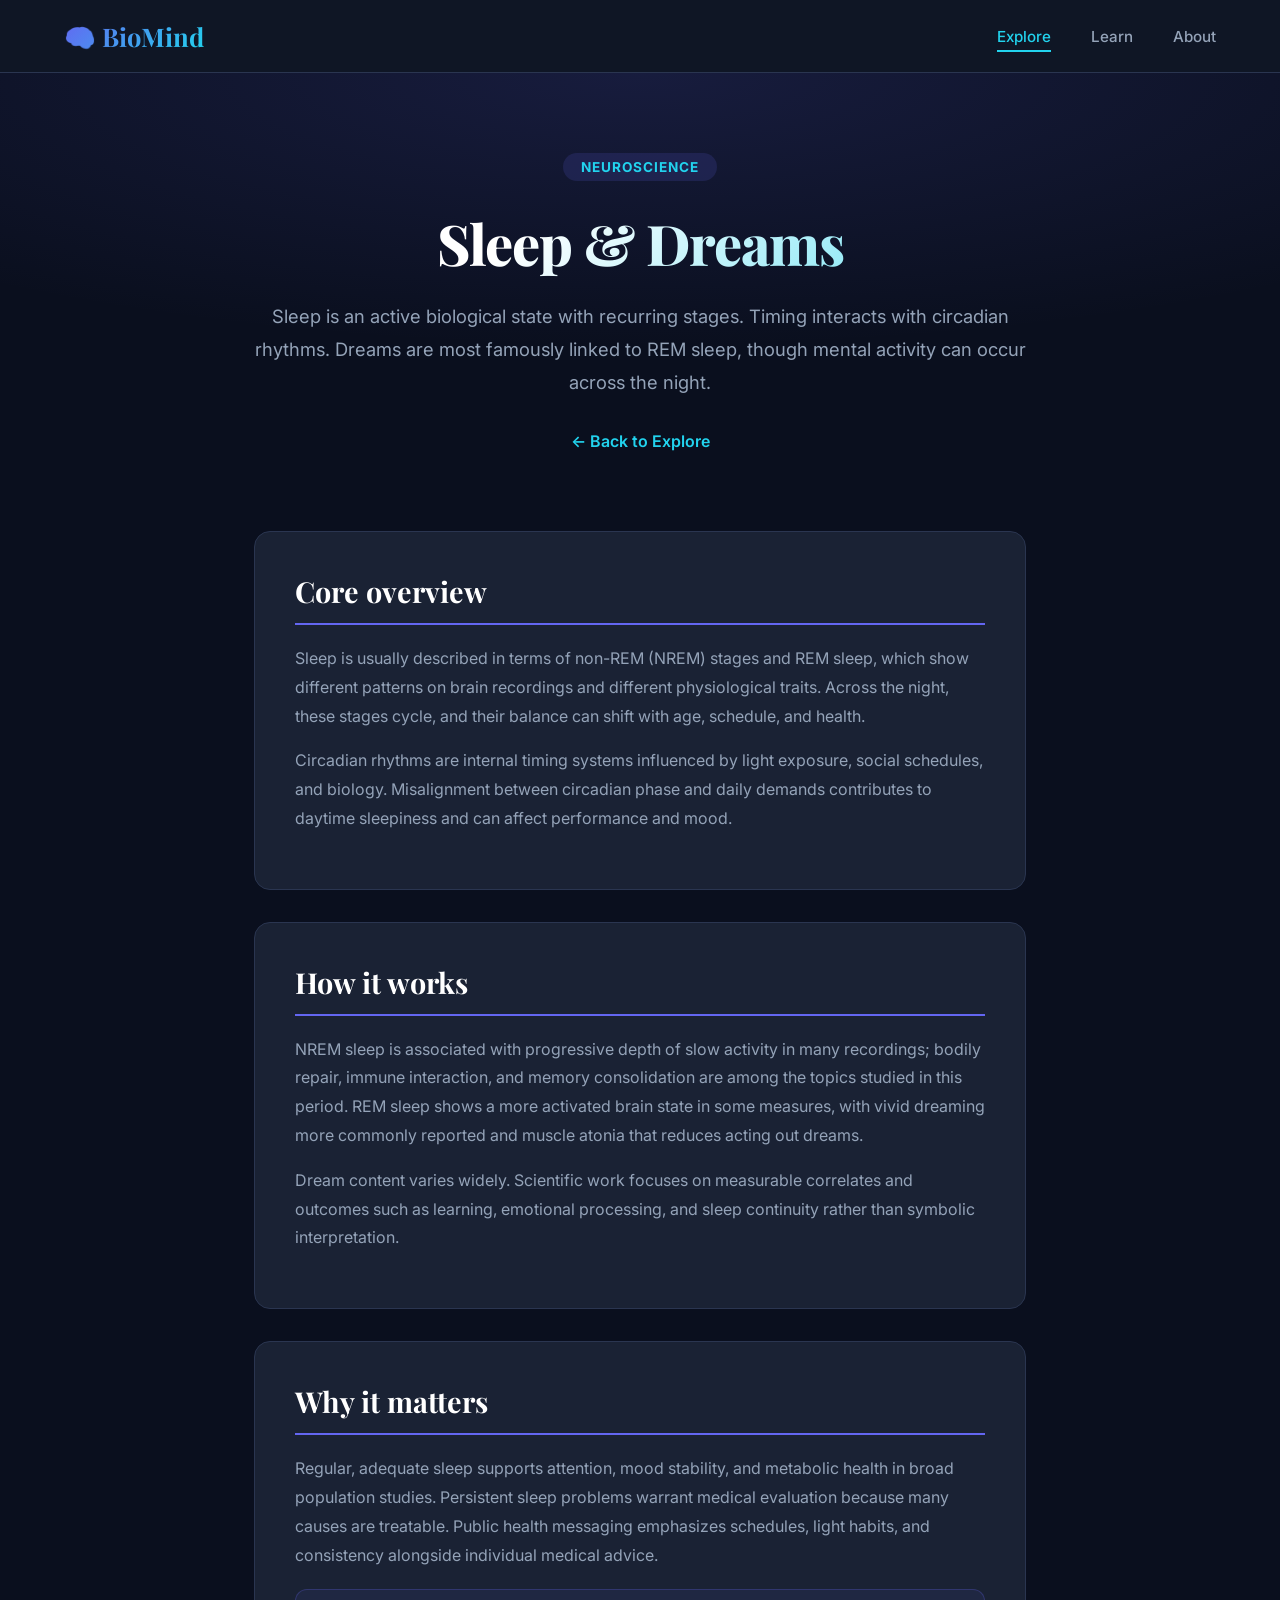
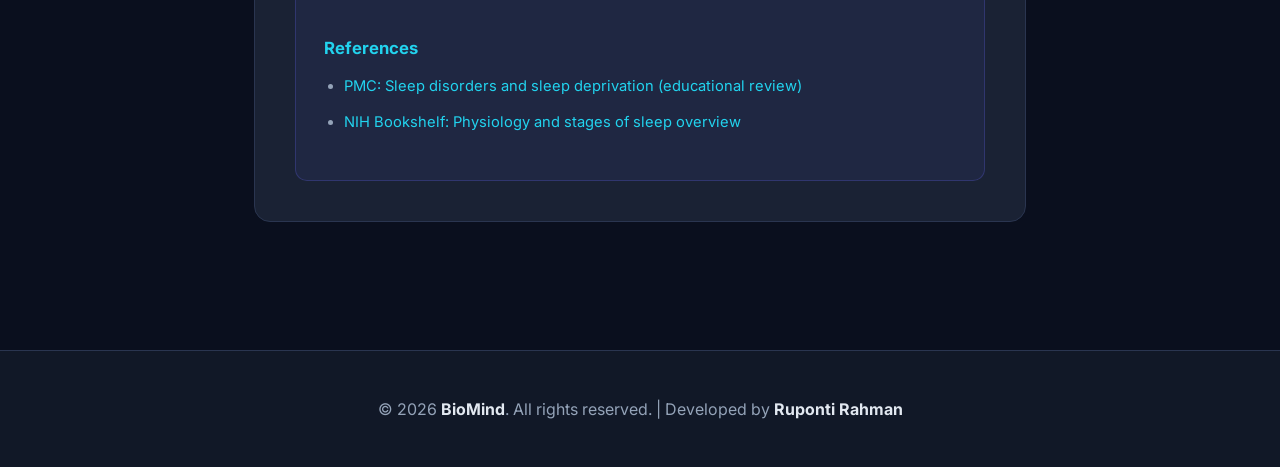
<file: topic-sleep-dreams.html>
<!DOCTYPE html>
<html lang="en">
<head>
<meta charset="UTF-8" />
<meta name="viewport" content="width=device-width, initial-scale=1.0" />
<title>Sleep &amp; Dreams - BioMind</title>
<link rel="preconnect" href="https://fonts.googleapis.com">
<link href="https://fonts.googleapis.com/css2?family=Inter:wght@300;400;500;600;700&family=Playfair+Display:wght@700&display=swap" rel="stylesheet">
<script defer src="https://cdn.vercel-insights.com/v1/script.js"></script>
<style>
*,*::before,*::after{box-sizing:border-box;margin:0;padding:0}
:root{--bg:#0a0f1e;--surface:#111827;--card:#1a2234;--border:#2a3550;--accent:#6366f1;--accent2:#22d3ee;--text:#e2e8f0;--muted:#94a3b8;--radius:16px}
body{font-family:'Inter',sans-serif;background:var(--bg);color:var(--text);min-height:100vh;overflow-x:hidden}
nav{display:flex;align-items:center;flex-wrap:wrap;gap:.5rem 1rem;padding:1.2rem 5%;background:rgba(17,24,39,0.85);backdrop-filter:blur(12px);border-bottom:1px solid var(--border);position:sticky;top:0;z-index:100}
.logo{font-family:'Playfair Display',serif;font-size:1.6rem;font-weight:700;background:linear-gradient(135deg,var(--accent),var(--accent2));-webkit-background-clip:text;-webkit-text-fill-color:transparent;text-decoration:none}
.nav-toggle{display:none;margin-left:auto;align-items:center;justify-content:center;width:44px;height:44px;padding:0;border:1px solid var(--border);border-radius:12px;background:var(--surface);color:var(--text);font-size:1.25rem;line-height:1;cursor:pointer;transition:border-color .2s,background .2s}
.nav-toggle:hover{border-color:var(--accent);background:var(--card)}
.nav-toggle:focus-visible{outline:2px solid var(--accent2);outline-offset:3px}
.nav-toggle[aria-expanded="true"]{border-color:var(--accent);background:var(--card)}
nav .nav-links{list-style:none;display:flex;gap:2.5rem;margin:0;padding:0;margin-left:auto;align-items:center}
nav .nav-links a{color:var(--muted);text-decoration:none;font-weight:500;font-size:.95rem;transition:color .2s}
nav .nav-links a:focus-visible{outline:2px solid var(--accent2);outline-offset:3px;border-radius:2px}
nav .nav-links a:hover,nav .nav-links a.active{color:var(--text)}
nav .nav-links a.active{color:var(--accent2);border-bottom:2px solid var(--accent2);padding-bottom:4px}
.hero{text-align:center;padding:5rem 1rem 3rem;background:radial-gradient(ellipse 80% 60% at 50% 0%,rgba(99,102,241,.15),transparent)}
.hero-tag{display:inline-block;background:rgba(99,102,241,.15);color:var(--accent2);padding:6px 18px;border-radius:30px;font-size:.85rem;font-weight:700;text-transform:uppercase;letter-spacing:1px;margin-bottom:1.5rem}
.hero h1{font-family:'Playfair Display',serif;font-size:clamp(2.2rem,5vw,3.5rem);font-weight:800;margin-bottom:1.2rem;background:linear-gradient(135deg,#fff 40%,var(--accent2));-webkit-background-clip:text;-webkit-text-fill-color:transparent;letter-spacing:-1px}
.hero p{font-size:1.15rem;color:var(--muted);line-height:1.8;max-width:780px;margin:0 auto 2rem}
.back-link{display:inline-flex;align-items:center;gap:.5rem;color:var(--accent2);text-decoration:none;font-weight:600;margin-bottom:2rem;transition:gap .2s}
.back-link:hover{gap:.8rem}
.content{max-width:900px;margin:0 auto;padding:0 5% 6rem}
.section{background:var(--card);border:1px solid var(--border);border-radius:var(--radius);padding:2.5rem;margin-bottom:2rem}
.section h2{font-family:'Playfair Display',serif;font-size:1.8rem;color:#fff;margin-bottom:1.2rem;padding-bottom:.8rem;border-bottom:2px solid var(--accent)}
.section h3{font-size:1.05rem;font-weight:700;color:var(--accent2);margin:1.25rem 0 .6rem}
.section p{color:var(--muted);line-height:1.8;margin-bottom:1rem}
.section ul{color:var(--muted);line-height:1.9;padding-left:1.5rem;margin-bottom:1rem}
.section ul li{margin-bottom:.45rem}
.ref-box{background:rgba(99,102,241,.08);border:1px solid rgba(99,102,241,.25);border-radius:12px;padding:1.75rem;margin-top:1.25rem}
.ref-box h3{color:var(--accent2);margin-bottom:.9rem;font-size:1.05rem}
.ref-box ul{padding-left:1.25rem;color:var(--muted);line-height:1.85;font-size:.92rem}
.ref-box ul li{margin-bottom:.55rem}
.ref-box a{color:var(--accent2);text-decoration:none;word-break:break-word}
.ref-box a:hover{text-decoration:underline}
footer{text-align:center;padding:3rem 2rem;background:var(--surface);border-top:1px solid var(--border);color:var(--muted)}
footer strong{color:var(--text)}
@media(max-width:768px){.nav-toggle{display:flex}nav .nav-links{display:none;flex-direction:column;align-items:stretch;width:100%;flex-basis:100%;gap:0;padding:.5rem 0 0;margin-left:0;margin-top:.75rem;border-top:1px solid var(--border)}nav.nav-open .nav-links{display:flex}nav .nav-links li{border-bottom:1px solid rgba(255,255,255,.06)}nav .nav-links li:last-child{border-bottom:none}nav .nav-links a{display:block;padding:.85rem 0}nav .nav-links a.active{border-bottom:none;padding-bottom:.85rem}}
</style>
</head>
<body>
<nav id="site-nav">
<a class="logo" href="index.html">&#129504; BioMind</a>
<button type="button" class="nav-toggle" id="nav-toggle" aria-expanded="false" aria-controls="primary-navigation" aria-label="Open menu"><span aria-hidden="true">☰</span></button>
<ul id="primary-navigation" class="nav-links">
<li><a href="explore.html" class="active">Explore</a></li>
<li><a href="learn.html">Learn</a></li>
<li><a href="about.html">About</a></li>
</ul>
</nav>
<section class="hero">
<span class="hero-tag">Neuroscience</span>
<h1>Sleep &amp; Dreams</h1>
<p>Sleep is an active biological state with recurring stages. Timing interacts with circadian rhythms. Dreams are most famously linked to REM sleep, though mental activity can occur across the night.</p>
<a class="back-link" href="explore.html">&larr; Back to Explore</a>
</section>
<div class="content">
<article class="section">
<h2>Core overview</h2>
<p>Sleep is usually described in terms of non-REM (NREM) stages and REM sleep, which show different patterns on brain recordings and different physiological traits. Across the night, these stages cycle, and their balance can shift with age, schedule, and health.</p>
<p>Circadian rhythms are internal timing systems influenced by light exposure, social schedules, and biology. Misalignment between circadian phase and daily demands contributes to daytime sleepiness and can affect performance and mood.</p>
</article>
<article class="section">
<h2>How it works</h2>
<p>NREM sleep is associated with progressive depth of slow activity in many recordings; bodily repair, immune interaction, and memory consolidation are among the topics studied in this period. REM sleep shows a more activated brain state in some measures, with vivid dreaming more commonly reported and muscle atonia that reduces acting out dreams.</p>
<p>Dream content varies widely. Scientific work focuses on measurable correlates and outcomes such as learning, emotional processing, and sleep continuity rather than symbolic interpretation.</p>
</article>
<article class="section">
<h2>Why it matters</h2>
<p>Regular, adequate sleep supports attention, mood stability, and metabolic health in broad population studies. Persistent sleep problems warrant medical evaluation because many causes are treatable. Public health messaging emphasizes schedules, light habits, and consistency alongside individual medical advice.</p>
<div class="ref-box">
<h3>References</h3>
<ul>
<li><a href="https://pmc.ncbi.nlm.nih.gov/articles/PMC3722492/" target="_blank" rel="noopener noreferrer">PMC: Sleep disorders and sleep deprivation (educational review)</a></li>
<li><a href="https://www.ncbi.nlm.nih.gov/books/NBK11121/" target="_blank" rel="noopener noreferrer">NIH Bookshelf: Physiology and stages of sleep overview</a></li>
</ul>
</div>
</article>
</div>
<footer>
<p>&copy; 2026 <strong>BioMind</strong>. All rights reserved. | Developed by <strong>Ruponti Rahman</strong></p>
</footer>
<script>
(function () {
  var nav = document.getElementById('site-nav');
  var btn = document.getElementById('nav-toggle');
  var links = document.getElementById('primary-navigation');
  if (!nav || !btn || !links) return;
  function setOpen(open) {
    nav.classList.toggle('nav-open', open);
    btn.setAttribute('aria-expanded', open ? 'true' : 'false');
    btn.setAttribute('aria-label', open ? 'Close menu' : 'Open menu');
  }
  function closeMenu() { setOpen(false); }
  btn.addEventListener('click', function () {
    setOpen(!nav.classList.contains('nav-open'));
  });
  links.addEventListener('click', function (e) {
    if (e.target.closest('a')) closeMenu();
  });
  document.addEventListener('keydown', function (e) {
    if (e.key === 'Escape') closeMenu();
  });
})();
</script>
</body>
</html>
</file>
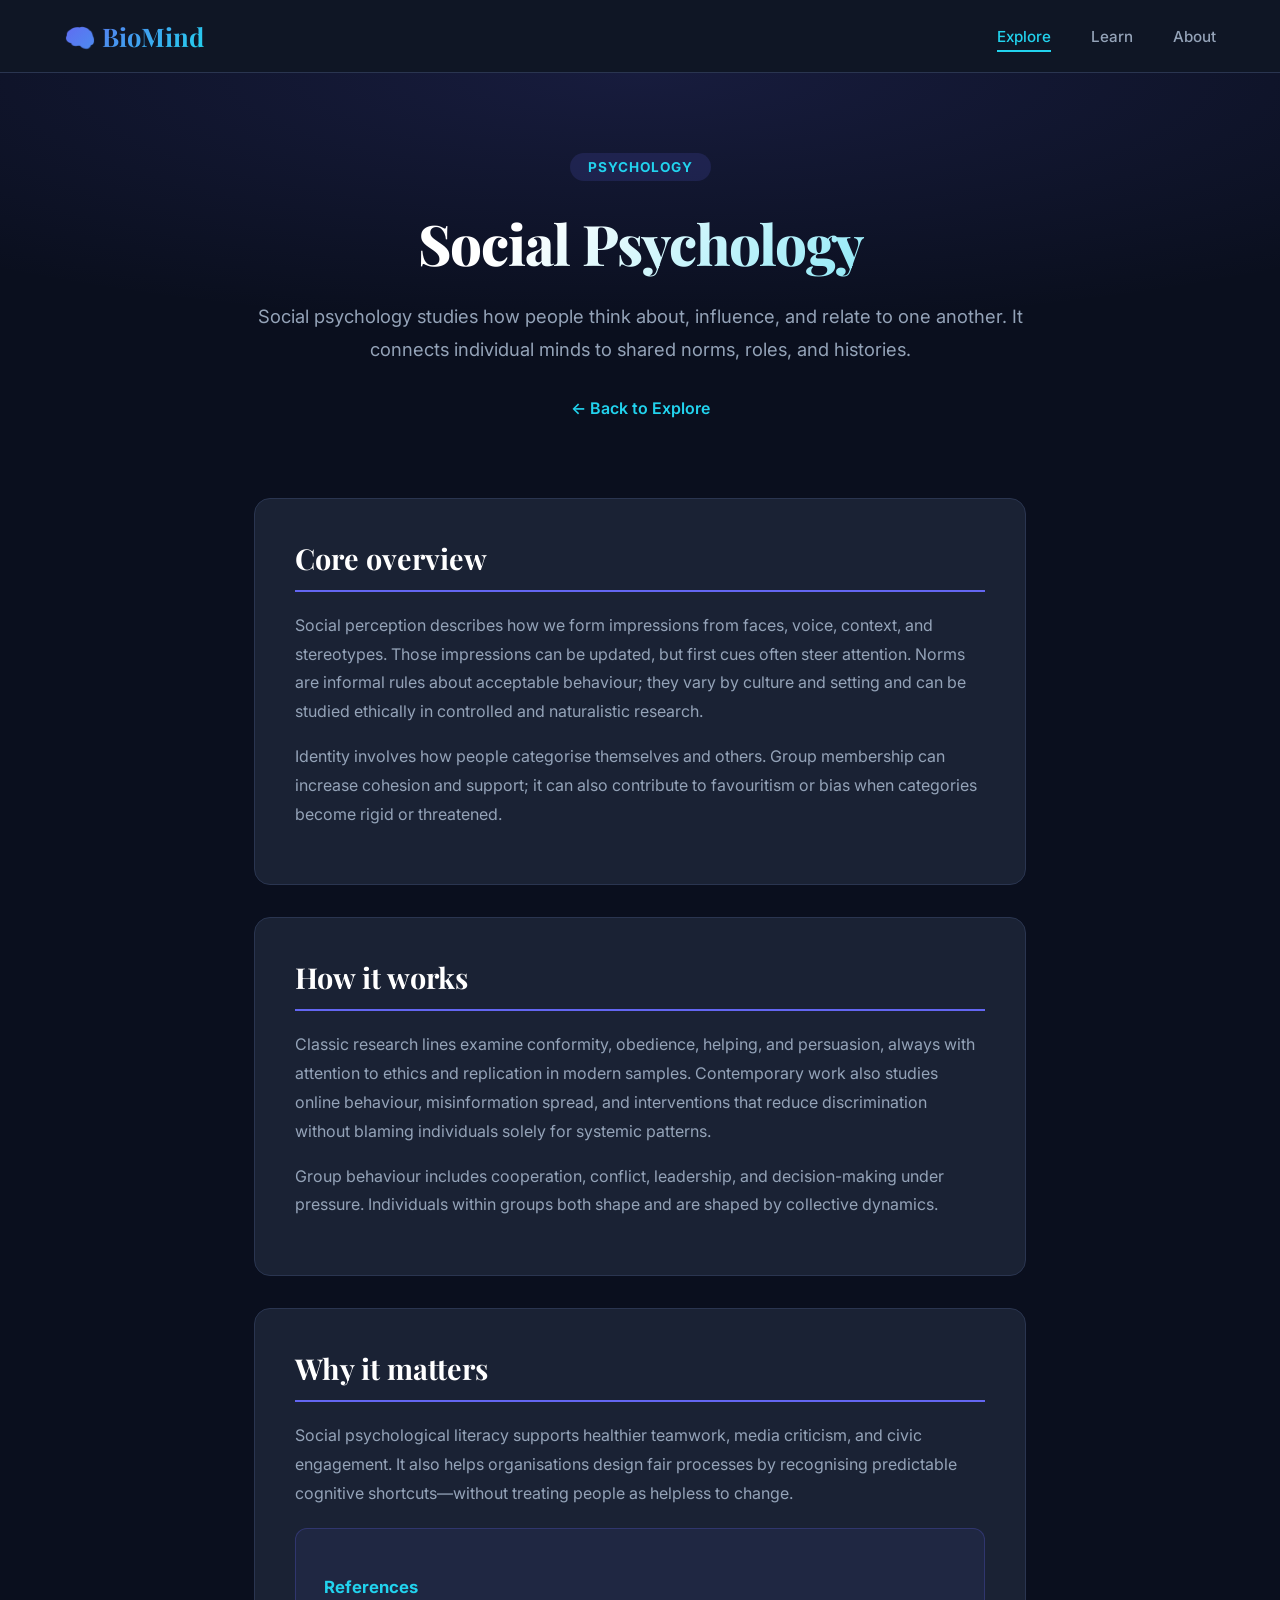
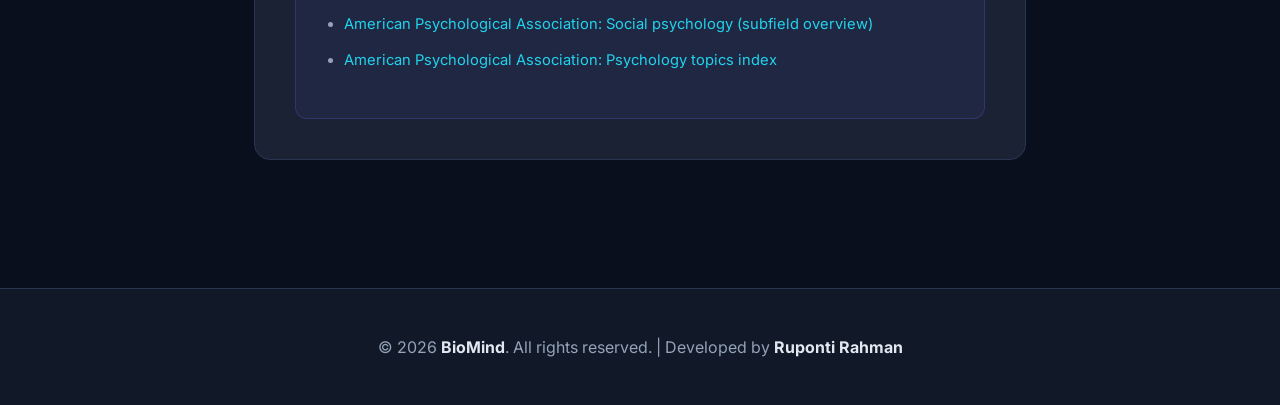
<file: topic-social-psychology.html>
<!DOCTYPE html>
<html lang="en">
<head>
<meta charset="UTF-8" />
<meta name="viewport" content="width=device-width, initial-scale=1.0" />
<title>Social Psychology - BioMind</title>
<link rel="preconnect" href="https://fonts.googleapis.com">
<link href="https://fonts.googleapis.com/css2?family=Inter:wght@300;400;500;600;700&family=Playfair+Display:wght@700&display=swap" rel="stylesheet">
<script defer src="https://cdn.vercel-insights.com/v1/script.js"></script>
<style>
*,*::before,*::after{box-sizing:border-box;margin:0;padding:0}
:root{--bg:#0a0f1e;--surface:#111827;--card:#1a2234;--border:#2a3550;--accent:#6366f1;--accent2:#22d3ee;--text:#e2e8f0;--muted:#94a3b8;--radius:16px}
body{font-family:'Inter',sans-serif;background:var(--bg);color:var(--text);min-height:100vh;overflow-x:hidden}
nav{display:flex;align-items:center;flex-wrap:wrap;gap:.5rem 1rem;padding:1.2rem 5%;background:rgba(17,24,39,0.85);backdrop-filter:blur(12px);border-bottom:1px solid var(--border);position:sticky;top:0;z-index:100}
.logo{font-family:'Playfair Display',serif;font-size:1.6rem;font-weight:700;background:linear-gradient(135deg,var(--accent),var(--accent2));-webkit-background-clip:text;-webkit-text-fill-color:transparent;text-decoration:none}
.nav-toggle{display:none;margin-left:auto;align-items:center;justify-content:center;width:44px;height:44px;padding:0;border:1px solid var(--border);border-radius:12px;background:var(--surface);color:var(--text);font-size:1.25rem;line-height:1;cursor:pointer;transition:border-color .2s,background .2s}
.nav-toggle:hover{border-color:var(--accent);background:var(--card)}
.nav-toggle:focus-visible{outline:2px solid var(--accent2);outline-offset:3px}
.nav-toggle[aria-expanded="true"]{border-color:var(--accent);background:var(--card)}
nav .nav-links{list-style:none;display:flex;gap:2.5rem;margin:0;padding:0;margin-left:auto;align-items:center}
nav .nav-links a{color:var(--muted);text-decoration:none;font-weight:500;font-size:.95rem;transition:color .2s}
nav .nav-links a:focus-visible{outline:2px solid var(--accent2);outline-offset:3px;border-radius:2px}
nav .nav-links a:hover,nav .nav-links a.active{color:var(--text)}
nav .nav-links a.active{color:var(--accent2);border-bottom:2px solid var(--accent2);padding-bottom:4px}
.hero{text-align:center;padding:5rem 1rem 3rem;background:radial-gradient(ellipse 80% 60% at 50% 0%,rgba(99,102,241,.15),transparent)}
.hero-tag{display:inline-block;background:rgba(99,102,241,.15);color:var(--accent2);padding:6px 18px;border-radius:30px;font-size:.85rem;font-weight:700;text-transform:uppercase;letter-spacing:1px;margin-bottom:1.5rem}
.hero h1{font-family:'Playfair Display',serif;font-size:clamp(2.2rem,5vw,3.5rem);font-weight:800;margin-bottom:1.2rem;background:linear-gradient(135deg,#fff 40%,var(--accent2));-webkit-background-clip:text;-webkit-text-fill-color:transparent;letter-spacing:-1px}
.hero p{font-size:1.15rem;color:var(--muted);line-height:1.8;max-width:780px;margin:0 auto 2rem}
.back-link{display:inline-flex;align-items:center;gap:.5rem;color:var(--accent2);text-decoration:none;font-weight:600;margin-bottom:2rem;transition:gap .2s}
.back-link:hover{gap:.8rem}
.content{max-width:900px;margin:0 auto;padding:0 5% 6rem}
.section{background:var(--card);border:1px solid var(--border);border-radius:var(--radius);padding:2.5rem;margin-bottom:2rem}
.section h2{font-family:'Playfair Display',serif;font-size:1.8rem;color:#fff;margin-bottom:1.2rem;padding-bottom:.8rem;border-bottom:2px solid var(--accent)}
.section h3{font-size:1.05rem;font-weight:700;color:var(--accent2);margin:1.25rem 0 .6rem}
.section p{color:var(--muted);line-height:1.8;margin-bottom:1rem}
.section ul{color:var(--muted);line-height:1.9;padding-left:1.5rem;margin-bottom:1rem}
.section ul li{margin-bottom:.45rem}
.ref-box{background:rgba(99,102,241,.08);border:1px solid rgba(99,102,241,.25);border-radius:12px;padding:1.75rem;margin-top:1.25rem}
.ref-box h3{color:var(--accent2);margin-bottom:.9rem;font-size:1.05rem}
.ref-box ul{padding-left:1.25rem;color:var(--muted);line-height:1.85;font-size:.92rem}
.ref-box ul li{margin-bottom:.55rem}
.ref-box a{color:var(--accent2);text-decoration:none;word-break:break-word}
.ref-box a:hover{text-decoration:underline}
footer{text-align:center;padding:3rem 2rem;background:var(--surface);border-top:1px solid var(--border);color:var(--muted)}
footer strong{color:var(--text)}
@media(max-width:768px){.nav-toggle{display:flex}nav .nav-links{display:none;flex-direction:column;align-items:stretch;width:100%;flex-basis:100%;gap:0;padding:.5rem 0 0;margin-left:0;margin-top:.75rem;border-top:1px solid var(--border)}nav.nav-open .nav-links{display:flex}nav .nav-links li{border-bottom:1px solid rgba(255,255,255,.06)}nav .nav-links li:last-child{border-bottom:none}nav .nav-links a{display:block;padding:.85rem 0}nav .nav-links a.active{border-bottom:none;padding-bottom:.85rem}}
</style>
</head>
<body>
<nav id="site-nav">
<a class="logo" href="index.html">&#129504; BioMind</a>
<button type="button" class="nav-toggle" id="nav-toggle" aria-expanded="false" aria-controls="primary-navigation" aria-label="Open menu"><span aria-hidden="true">☰</span></button>
<ul id="primary-navigation" class="nav-links">
<li><a href="explore.html" class="active">Explore</a></li>
<li><a href="learn.html">Learn</a></li>
<li><a href="about.html">About</a></li>
</ul>
</nav>
<section class="hero">
<span class="hero-tag">Psychology</span>
<h1>Social Psychology</h1>
<p>Social psychology studies how people think about, influence, and relate to one another. It connects individual minds to shared norms, roles, and histories.</p>
<a class="back-link" href="explore.html">&larr; Back to Explore</a>
</section>
<div class="content">
<article class="section">
<h2>Core overview</h2>
<p>Social perception describes how we form impressions from faces, voice, context, and stereotypes. Those impressions can be updated, but first cues often steer attention. Norms are informal rules about acceptable behaviour; they vary by culture and setting and can be studied ethically in controlled and naturalistic research.</p>
<p>Identity involves how people categorise themselves and others. Group membership can increase cohesion and support; it can also contribute to favouritism or bias when categories become rigid or threatened.</p>
</article>
<article class="section">
<h2>How it works</h2>
<p>Classic research lines examine conformity, obedience, helping, and persuasion, always with attention to ethics and replication in modern samples. Contemporary work also studies online behaviour, misinformation spread, and interventions that reduce discrimination without blaming individuals solely for systemic patterns.</p>
<p>Group behaviour includes cooperation, conflict, leadership, and decision-making under pressure. Individuals within groups both shape and are shaped by collective dynamics.</p>
</article>
<article class="section">
<h2>Why it matters</h2>
<p>Social psychological literacy supports healthier teamwork, media criticism, and civic engagement. It also helps organisations design fair processes by recognising predictable cognitive shortcuts&mdash;without treating people as helpless to change.</p>
<div class="ref-box">
<h3>References</h3>
<ul>
<li><a href="https://www.apa.org/education-career/guide/subfields/social" target="_blank" rel="noopener noreferrer">American Psychological Association: Social psychology (subfield overview)</a></li>
<li><a href="https://www.apa.org/topics" target="_blank" rel="noopener noreferrer">American Psychological Association: Psychology topics index</a></li>
</ul>
</div>
</article>
</div>
<footer>
<p>&copy; 2026 <strong>BioMind</strong>. All rights reserved. | Developed by <strong>Ruponti Rahman</strong></p>
</footer>
<script>
(function () {
  var nav = document.getElementById('site-nav');
  var btn = document.getElementById('nav-toggle');
  var links = document.getElementById('primary-navigation');
  if (!nav || !btn || !links) return;
  function setOpen(open) {
    nav.classList.toggle('nav-open', open);
    btn.setAttribute('aria-expanded', open ? 'true' : 'false');
    btn.setAttribute('aria-label', open ? 'Close menu' : 'Open menu');
  }
  function closeMenu() { setOpen(false); }
  btn.addEventListener('click', function () {
    setOpen(!nav.classList.contains('nav-open'));
  });
  links.addEventListener('click', function (e) {
    if (e.target.closest('a')) closeMenu();
  });
  document.addEventListener('keydown', function (e) {
    if (e.key === 'Escape') closeMenu();
  });
})();
</script>
</body>
</html>
</file>
